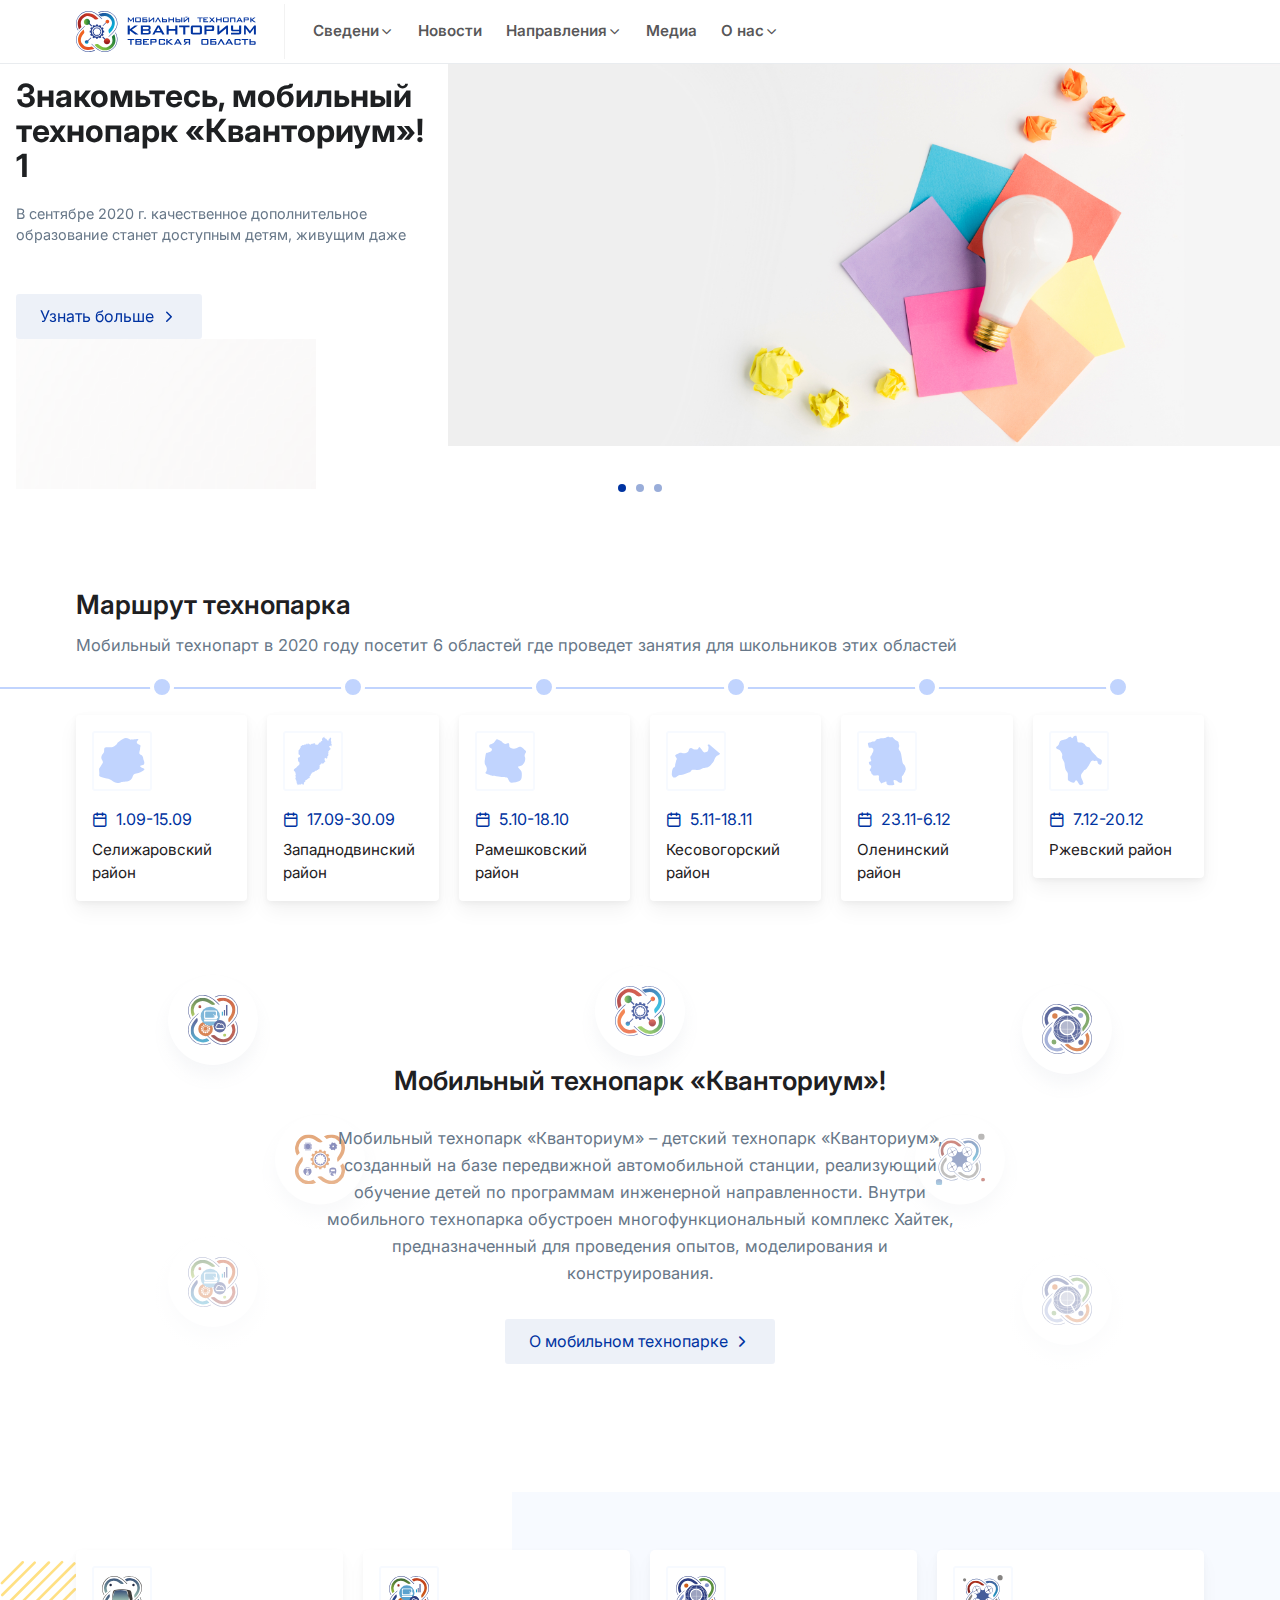
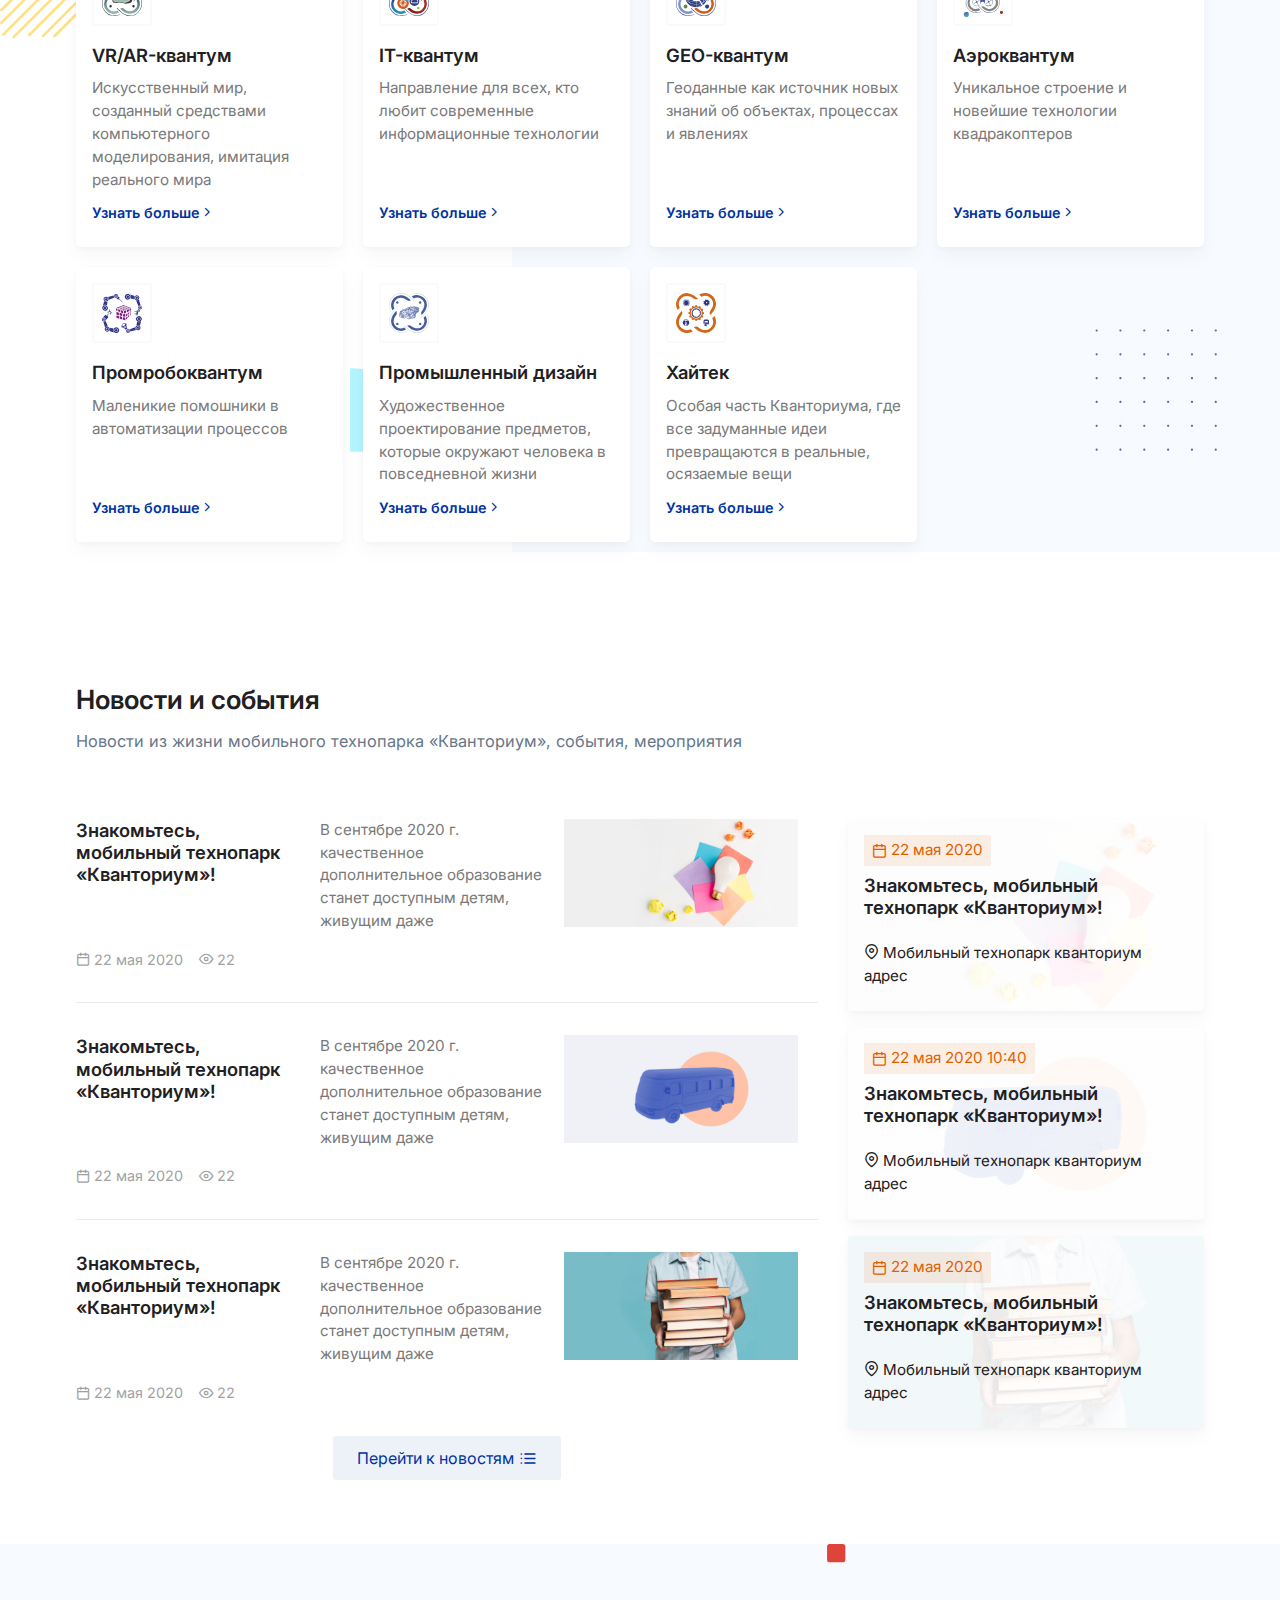
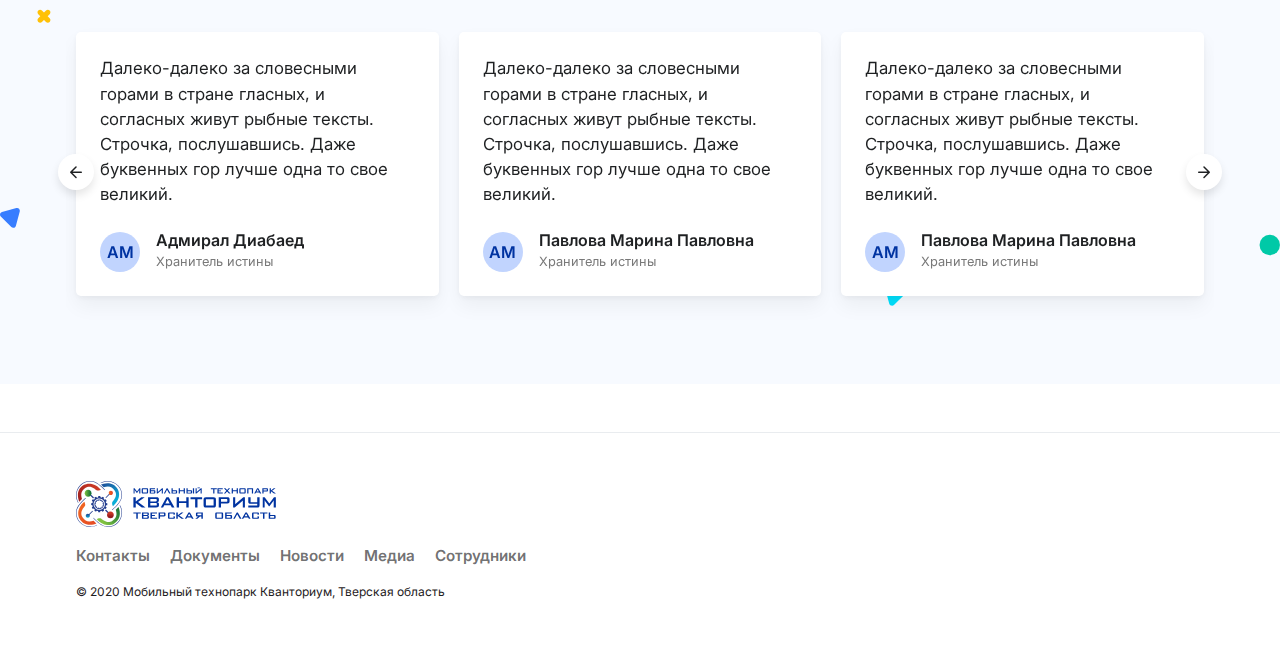
<file: index.html>
<!DOCTYPE html>
<html lang="en">
<head>
	<meta charset="UTF-8">
	<meta name="viewport" content="width=device-width, initial-scale=1.0">
	<link rel="stylesheet" href="./css/nuled.css">
	<link rel="stylesheet" href="./css/grid.css">
	<link rel="stylesheet" href="./css/style.css">
	<link rel="stylesheet" href="./css/feather.css">
	<link href="https://fonts.googleapis.com/css2?family=Inter:wght@400;600;800&display=swap" rel="stylesheet">

	<title>mobile.kvantorium</title>
</head>
<body>
<div class="overlay"></div>
<header class="header">
	<div class="container">
		<div class="row">
			<div class="header-inner">
				<div class="header-links">
					<div class="nav-wrapper c-s">
			<a href="#" class="site-logo c-c">
				<img src="./img/mob-kvantorium.svg" alt="">
			</a>
			<nav class="navigation">
				<ul class="nav-container">
					<li class="nav-link has-child"><a href="#">Сведени<div class="child-list-icon c-c"><i class="feather-chevron-down"></i></div></a>
					<ul class="child-list">
						<li class="nav-link"><a href="#">Основные сведения</a></li>
						<li class="nav-link"><a href="#">Структура и органы управления</a></li>
						<li class="nav-link"><a href="#">Документы</a></li>
						<li class="nav-link"><a href="#">Образование</a></li>
						<li class="nav-link"><a href="#">Образовательные стандарты</a></li>
						<li class="nav-link"><a href="#">Руководство. Педагогический состав</a></li>
						<li class="nav-link"><a href="#">Материально-техническое обеспечение</a></li>
						<li class="nav-link"><a href="#">Стипендии и иные формы поощрения</a></li>
						<li class="nav-link"><a href="#">Платные образовательные услуги</a></li>
						<li class="nav-link"><a href="#">Финансово-хозяйственная деятельность</a></li>
						<li class="nav-link"><a href="#">Вакантные места</a></li>
					</ul>
					</li>
					<li class="nav-link"><a href="#">Новости</a></li>
					<li class="nav-link has-child"><a href="#">Направления<div class="child-list-icon c-c"><i class="feather-chevron-down"></i></div></a>
						<ul class="child-list">
							<li class="nav-link"><a href="#">VR/AR-квантум</a></li>
							<li class="nav-link"><a href="#">IT-квантум</a></li>
							<li class="nav-link"><a href="#">Геоквантум</a></li>
							<li class="nav-link"><a href="#">Аэроквантум</a></li>
							<li class="nav-link"><a href="#">Промробоквантум</a></li>
							<li class="nav-link"><a href="#">Промышленный дизайн</a></li>
							<li class="nav-link"><a href="#">Хайтек</a></li>
						</ul></li>
						<li class="nav-link"><a href="#">Медиа</a></li>
						<li class="nav-link has-child"><a href="#">О нас<div class="child-list-icon c-c"><i class="feather-chevron-down"></i></div></a>
							<ul class="child-list">
								<li class="nav-link"><a href="#">Сотрудники</a></li>
								<li class="nav-link"><a href="#">Контакты</a></li>
								<li class="nav-link"><a href="#">Наша гордость</a></li>
							</ul>
						</li>
				</ul>
			</nav>
		</div>
		<div class="mobile-icon">
			<svg class="ham hamRotate ham1" viewBox="0 0 100 100" >
				<path class="line top" d="m 30,33 h 40 c 0,0 9.044436,-0.654587 9.044436,-8.508902 0,-7.854315 -8.024349,-11.958003 -14.89975,-10.85914 -6.875401,1.098863 -13.637059,4.171617 -13.637059,16.368042 v 40"></path>
				<path class="line middle" d="m 30,50 h 40"></path>
				<path class="line bottom" d="m 30,67 h 40 c 12.796276,0 15.357889,-11.717785 15.357889,-26.851538 0,-15.133752 -4.786586,-27.274118 -16.667516,-27.274118 -11.88093,0 -18.499247,6.994427 -18.435284,17.125656 l 0.252538,40"></path>
				</svg>
		</div>
		</div>

	</div>
	</div>
</header>
<section class="hero">
	<div class="container-fluid container-custom">
<div class="slider-wrapper">
		<div class="slider-container">
			<div class="slider-slides">
				<div class="slider-text-block">
					<h1 class="slider-text-block--title">
						Знакомьтесь, мобильный технопарк «Кванториум»! 1
					</h1>
					<p class="slider-text-block--descr">
						В сентябре 2020 г. качественное дополнительное образование станет доступным детям, живущим даже
					</p>
					<a href="#" class="c-link slider-text-block--link c-s">Узнать больше <i class="feather-chevron-right"></i></a>
					<svg xmlns="http://www.w3.org/2000/svg" aria-hidden="true"><defs><filter id="blur"><feGaussianBlur stdDeviation="5000"></feGaussianBlur></filter></defs><image aria-hidden="true" tabindex="-1" xmlns:xlink="http://www.w3.org/1999/xlink" xlink:href="./img/slider-slide-1.jpg" filter="url(#blur)"></image></svg>
				</div>
				<div class="slider-img">
<img src="./img/slider-slide-1.jpg" alt="">
</div>
			</div>

			<div class="slider-slides hide-init">
				<div class="slider-text-block">
					<h1 class="slider-text-block--title">
						Знакомьтесь, мобильный технопарк «Кванториум»! 2
					</h1>
					<p class="slider-text-block--descr">
						В сентябре 2020 г. качественное дополнительное образование станет доступным детям, живущим даже
					</p>
					<a href="#" class="c-link slider-text-block--link c-s">Узнать больше <i class="feather-chevron-right"></i></a>
					<svg xmlns="http://www.w3.org/2000/svg" aria-hidden="true"><defs><filter id="blur"><feGaussianBlur stdDeviation="5000"></feGaussianBlur></filter></defs><image aria-hidden="true" tabindex="-1" xmlns:xlink="http://www.w3.org/1999/xlink" xlink:href="./img/slider-slide-3.jpg" filter="url(#blur)"></image></svg>
				</div>
				<div class="slider-img">
				<img src="./img/slider-slide-3.jpg" alt="">
			</div>
							</div>

							<div class="slider-slides hide-init">
								<div class="slider-text-block">
									<h1 class="slider-text-block--title">
										Знакомьтесь, мобильный технопарк «Кванториум»! 3
									</h1>
									<p class="slider-text-block--descr">
										В сентябре 2020 г. качественное дополнительное образование станет доступным детям, живущим даже 
									</p>
									<a href="#" class="c-link slider-text-block--link c-s">Узнать больше <i class="feather-chevron-right"></i></a>
									<svg xmlns="http://www.w3.org/2000/svg" aria-hidden="true"><defs><filter id="blur"><feGaussianBlur stdDeviation="800"></feGaussianBlur></filter></defs><image class="full-scale" aria-hidden="true" tabindex="-1" xmlns:xlink="http://www.w3.org/1999/xlink" xlink:href="./img/slider-slide-2.jpg" filter="url(#blur)"></image></svg>
								</div>
								<div class="slider-img">
								<img src="./img/slider-slide-2.jpg" alt="">
							</div>
											</div>
		</div>
		<div class="slider-next hero-next c-c"><i class="feather-arrow-right"></i></div>
		<div class="slider-prev hero-prev c-c"><i class="feather-arrow-left"></i></div>
	</div>
</div>
</section>
<section class="road">
	<div class="container">
		<h2 class="block-title road--title">Маршрут технопарка</h2>
		<p class="p-descr road--descr">
			Мобильный технопарт в 2020 году посетит 6 областей где проведет занятия для школьников этих областей
		</p>

	<div class="road-container" >

		<div class="road-card">
			<div class="truck-line c-c">
				<div class="truck-line--border"></div>
				<div class="truck-line-dot">
				</div>
			</div>
		<div class="road-card-inner">
			<div class="road-card-icon c-c">
				<img src="./img/road/selizharovo.svg" alt="">
			</div>
			<div class="road-card-data c-s"><i class="feather-calendar"></i>1.09-15.09</div>
			<div class="read-card-title">Селижаровский район</div>
		</div>
	</div>
	<div class="road-card">
		<div class="truck-line c-c">
			<div class="truck-line--border"></div>
			<div class="truck-line-dot">
			</div>
		</div>
		<div class="road-card-inner">
			<div class="road-card-icon c-c">
				<img src="./img/road/zapdvina.svg" alt="">
			</div>
			<div class="road-card-data c-s"><i class="feather-calendar"></i>17.09-30.09</div>
			<div class="read-card-title">Западно&shy;двинский район</div>
		</div>
	</div>
	<div class="road-card">
		<div class="truck-line c-c">
			<div class="truck-line--border"></div>
			<div class="truck-line-dot">
			</div>
		</div>
		<div class="road-card-inner">
			<div class="road-card-icon c-c">
				<img src="./img/road/rameshki.svg" alt="">
			</div>
			<div class="road-card-data c-s"><i class="feather-calendar"></i>5.10-18.10</div>
			<div class="read-card-title">Рамешковский район</div>
		</div>
	</div>
	<div class="road-card">
		<div class="truck-line c-c">
			<div class="truck-line--border"></div>
			<div class="truck-line-dot">
			</div>
		</div>
		<div class="road-card-inner">
			<div class="road-card-icon c-c">
				<img src="./img/road/kesova_gora.svg" alt="">
			</div>
			<div class="road-card-data c-s"><i class="feather-calendar"></i>5.11-18.11</div>
			<div class="read-card-title">Кесовогорский район</div>
		</div>
	</div>
	<div class="road-card">
		<div class="truck-line c-c">
			<div class="truck-line--border"></div>
			<div class="truck-line-dot">
			</div>
		</div>
		<div class="road-card-inner">
			<div class="road-card-icon c-c">
				<img src="./img/road/olenino.svg" alt="">
			</div>
			<div class="road-card-data c-s"><i class="feather-calendar"></i>23.11-6.12</div>
			<div class="read-card-title">Оленинский район</div>
		</div>
	</div>
	<div class="road-card">
		<div class="truck-line c-c">
			<div class="truck-line--border"></div>
			<div class="truck-line-dot">
			</div>
		</div>
		<div class="road-card-inner">
			<div class="road-card-icon c-c">
				<img src="./img/road/rzhev.svg" alt="">
			</div>
			<div class="road-card-data c-s"><i class="feather-calendar"></i>7.12-20.12</div>
			<div class="read-card-title">Ржевский район</div>
		</div>
	</div>

</div>
</section>

<section class="about">
	<div class="container">
		<div class="row c-c">
			<div class="c-12 c-md-10 c-lg-7">
				<h2 class="block-title about--title">Мобильный технопарк «Кванториум»!
				</h2>
				<p class="p-descr about--descr">
					Мобильный технопарк «Кванториум» – детский технопарк «Кванториум», созданный на базе передвижной автомобильной станции, реализующий обучение детей по программам инженерной направленности. 
					Внутри мобильного технопарка обустроен многофункциональный комплекс Хайтек, предназначенный для проведения опытов, моделирования и конструирования. 
				</p>
				<div class="about--links c-c">
					<a href="#" class="c-link about-linc c-s">О мобильном технопарке <i class="feather-chevron-right"></i></a>
				</div>
				
			</div>
		</div>
	</div>
	<div class="logos-anim-block">
		<div class="logos-line-1">
			<div class="c-4 c-c">
			<div class="logos-anim-img c-c">
				<img src="./img/qu-logo/it-qu.svg" alt="">
			</div>
			</div>
			<div class="c-4 c-c">
			<div class="logos-anim-img c-c">
				<img src="./img/quant-logo.svg" alt="">
			</div>
			</div>
			<div class="c-4 c-c">
			<div class="logos-anim-img c-c">
				<img src="./img/qu-logo/geo-qu.svg" alt="">
			</div>
			</div>
		</div>

		<div class="logos-line-2">
			<div class="c-6 c-c">
			<div class="logos-anim-img c-c">
				<img src="./img/qu-logo/hi-tech-qu.svg" alt="">
			</div>
			</div>
			<div class="c-6 c-c">
			<div class="logos-anim-img c-c">
				<img src="./img/qu-logo/aero-qu.svg" alt="">
			</div>
			</div>
		</div>

		<div class="logos-line-3">
			<div class="c-4 c-c">
			<div class="logos-anim-img c-c">
				<img src="./img/qu-logo/it-qu.svg" alt="">
			</div>
			</div>
			<div class="c-4 c-c">
			<div class="logos-anim-img c-c">
				<img src="./img/qu-logo/geo-qu.svg" alt="">
			</div>
			</div>
		</div>
	</div>
	<div class="anim-overlay"></div>
</section>


<section class="quantums-block">
	<div class="container">
		<div class="row">
			<div class="c-12">
				<div class="quantums">
					<div class="quantum-wrapper">
					<a class="quantum">
						<div class="quntum-logo c-c">
							<img src="./img/qu-logo/vr-qu.svg" alt="">
						</div>
						<h3 class="quantums-slide-title">
							VR/AR-квантум
						</h3>
						<p class="quantums-slide-descr">
							Искусственный мир, созданный средствами компьютерного моделирования, имитация реального мира
						</p>
						<span class="quantums-slide-more c-s">Узнать больше <i class="feather-chevron-right"></i></span>

							<img class="quantum-anim-logo" src="./img/qu-logo/vr-qu.svg" alt="">
					</a>
				</div>
<div class="quantum-wrapper">
					<a class="quantum">
						<div class="quntum-logo c-c">
							<img src="./img/qu-logo/it-qu.svg" alt="">
						</div>
						<h3 class="quantums-slide-title">
							IT-квантум
						</h3>
						<p class="quantums-slide-descr">
							Направление для всех, кто любит современные информационные технологии
						</p>
						<span class="quantums-slide-more c-s">Узнать больше <i class="feather-chevron-right"></i></span>
						<img class="quantum-anim-logo" src="./img/qu-logo/it-qu.svg" alt="">
					</a>
				</div>
<div class="quantum-wrapper">
					<a class="quantum">
						<div class="quntum-logo c-c">
							<img src="./img/qu-logo/geo-qu.svg" alt="">
						</div>
						<h3 class="quantums-slide-title">
							GEO-квантум
						</h3>
						<p class="quantums-slide-descr">
							Геоданные как источник новых знаний об объектах, процессах и явлениях
						</p>
						<span class="quantums-slide-more c-s">Узнать больше <i class="feather-chevron-right"></i></span>
						<img class="quantum-anim-logo" src="./img/qu-logo/geo-qu.svg" alt="">
					</a>
				</div>
<div class="quantum-wrapper">
					<a class="quantum">
						<div class="quntum-logo c-c">
							<img src="./img/qu-logo/aero-qu.svg" alt="">
						</div>
						<h3 class="quantums-slide-title">
							Аэроквантум
						</h3>
						<p class="quantums-slide-descr">
							Уникальное строение и новейшие технологии квадракоптеров
						</p>
						<span class="quantums-slide-more c-s">Узнать больше <i class="feather-chevron-right"></i></span>
						<img class="quantum-anim-logo" src="./img/qu-logo/aero-qu.svg" alt="">
					</a>
				</div>
					<div class="quantum-wrapper">
					<a class="quantum">
						<div class="quntum-logo c-c">
							<img src="./img/qu-logo/robo-qu.svg" alt="">
						</div>
						<h3 class="quantums-slide-title">
						Промробоквантум
						</h3>
						<p class="quantums-slide-descr">
							Маленикие помошники в автоматизации процессов
						</p>
						<span class="quantums-slide-more c-s">Узнать больше <i class="feather-chevron-right"></i></span>
						<img class="quantum-anim-logo" src="./img/qu-logo/robo-qu.svg" alt="">
					</a>
				</div>
<div class="quantum-wrapper">
					<a class="quantum">
						<div class="quntum-logo c-c">
							<img src="./img/qu-logo/promd-d-qu.svg" alt="">
						</div>
						<h3 class="quantums-slide-title">
							Промышленный дизайн
						</h3>
						<p class="quantums-slide-descr">
							Художественное проектирование предметов, которые окружают человека в повседневной жизни
						</p>
						<span class="quantums-slide-more c-s">Узнать больше <i class="feather-chevron-right"></i></span>
						<img class="quantum-anim-logo" src="./img/qu-logo/promd-d-qu.svg" alt="">
					</a>
				</div>
<div class="quantum-wrapper">
					<a class="quantum">
						<div class="quntum-logo c-c">
							<img src="./img/qu-logo/hi-tech-qu.svg" alt="">
						</div>
						<h3 class="quantums-slide-title">
							Хайтек
						</h3>
						<p class="quantums-slide-descr">
							Особая часть Кванториума, где все задуманные идеи превращаются в реальные, осязаемые вещи
						</p>
						<span class="quantums-slide-more c-s">Узнать больше <i class="feather-chevron-right"></i></span>
						<img class="quantum-anim-logo" src="./img/qu-logo/hi-tech-qu.svg" alt="">
					</a>
				</div>
				</div>
			</div>
		</div>
	</div>

</section>

<section class="news">
	<div class="container">
		<div class="news-hero">
			<h2 class="block-title news--title">Новости и события</h2>
			<div class="row">
				<div class="c-lg-8">
					<p class="p-descr">
					Новости из жизни мобильного технопарка «Кванториум», события, мероприятия 
					</p>
				</div>
		</div>

		</div>
		<div class="row">
			<div class="c-8">
				<article class="single-news">
				<div class="news-line">
					<a href="#" class="news-link"></a>
					<div class="news-data">
						<div class="news-header">
							<h2 class="news-title">	
						Знакомьтесь, мобильный технопарк «Кванториум»!
							</h2>
						</div>
						<div class="news-expect">
							<p class="news-expec--descr">
						В сентябре 2020 г. качественное дополнительное образование станет доступным детям, живущим даже
							</p>
						</div>
						<div class="post-meta">
							<div class="post-meta--data c-s"><i class="feather-calendar"></i>22 мая 2020</div>
							<div class="post-meta--views c-s"><i class="feather-eye"></i>22</div>
						</div>
					</div>
					<div class="news-thumbnail">
						<img src="./img/slider-slide-1.jpg" alt="">
					</div>
				</div>
			</article>

			<article class="single-news">
				<div class="news-line">
					<a href="#" class="news-link"></a>
					<div class="news-data">
						<div class="news-header">
							<h2 class="news-title">	
						Знакомьтесь, мобильный технопарк «Кванториум»!
							</h2>
						</div>
						<div class="news-expect">
							<p class="news-expec--descr">
						В сентябре 2020 г. качественное дополнительное образование станет доступным детям, живущим даже
							</p>
						</div>
						<div class="post-meta">
							<div class="post-meta--data c-s"><i class="feather-calendar"></i>22 мая 2020</div>
							<div class="post-meta--views c-s"><i class="feather-eye"></i>22</div>
						</div>
					</div>
					<div class="news-thumbnail">
						<img src="./img/slider-slide-3.jpg" alt="">
					</div>
				</div>
			</article>

<article class="single-news">
				<div class="news-line">
					<a href="#" class="news-link"></a>
					<div class="news-data">
						<div class="news-header">
							<h2 class="news-title">	
						Знакомьтесь, мобильный технопарк «Кванториум»!
							</h2>
						</div>
						<div class="news-expect">
							<p class="news-expec--descr">
						В сентябре 2020 г. качественное дополнительное образование станет доступным детям, живущим даже
							</p>
						</div>
						<div class="post-meta">
							<div class="post-meta--data c-s"><i class="feather-calendar"></i>22 мая 2020</div>
							<div class="post-meta--views c-s"><i class="feather-eye"></i>22</div>
						</div>
					</div>
					<div class="news-thumbnail">
						<img src="./img/slider-slide-2.jpg" alt="">
					</div>
				</div>
			</article>

			<div class="all-news--links c-c">
				<a href="#" class="c-link all-news-link c-s">Перейти к новостям<i class="feather-list"></i></a>
			</div>

			</div>
			<div class="c-4">
				<div class="events">
					<div class="event" style="background-image:linear-gradient(to bottom,rgba(255,255,255,0.9) 0,rgba(255,255,255,0.9) 100%),url('./img/slider-slide-1.jpg');">
						<a href="#" class="event-link"></a>
						<div class="event-data">
							<span class="event-data--time c-s"><i class="feather-calendar"></i>22 мая 2020</span>
						</div>
						<h2 class="event-title">Знакомьтесь, мобильный технопарк «Кванториум»!</h2>
						<div class="event-data">
							<span class="event-data--place s-s"><i class="feather-map-pin"></i>Мобильный технопарк кванториум адрес</span>
						</div>
					</div>

					<div class="event" style="background-image:linear-gradient(to bottom,rgba(255,255,255,0.9) 0,rgba(255,255,255,0.9) 100%),url('./img/slider-slide-3.jpg');">
						<a href="#" class="event-link"></a>
						<div class="event-data">
							<span class="event-data--time c-s"><i class="feather-calendar"></i>22 мая 2020 10:40</span>
						</div>
						<h2 class="event-title">Знакомьтесь, мобильный технопарк «Кванториум»!</h2>
						<div class="event-data">
							<span class="event-data--place s-s"><i class="feather-map-pin"></i>Мобильный технопарк кванториум адрес</span>
						</div>
					</div>

					<div class="event" style="background-image:linear-gradient(to bottom,rgba(255,255,255,0.9) 0,rgba(255,255,255,0.9) 100%),url('./img/slider-slide-2.jpg');">
						<a href="#" class="event-link"></a>
						<div class="event-data">
							<span class="event-data--time c-s"><i class="feather-calendar"></i>22 мая 2020</span>
						</div>
						<h2 class="event-title">Знакомьтесь, мобильный технопарк «Кванториум»!</h2>
						<div class="event-data">
							<span class="event-data--place s-s"><i class="feather-map-pin"></i>Мобильный технопарк кванториум адрес</span>
						</div>
					</div>
				</div>
			</div>
		</div>
	</div>
</section>




<section class="testimonials">
	<div class="container">
		<div class="testimonial-slider-wrapper">
		<div class="testimonial-slider">
			<div class="testimonial-slide">
				<div class="testimonial-inner">

					<div class="testimonial-text">Далеко-далеко за словесными горами в стране гласных, и согласных живут рыбные тексты. Строчка, послушавшись. Даже буквенных гор лучше одна то свое великий.</div>
					<div class="testimonial-user c-s">
						<div class="user--icon c-c">
							AM
						</div>
						<div class="user--descr">
							<div class="user--name">Адмирал Диабаед</div>
							<div class="user-role">Хранитель истины</div>
						</div>
					</div>
				</div>
			</div>
			<div class="testimonial-slide">
				<div class="testimonial-inner">

					<div class="testimonial-text">Далеко-далеко за словесными горами в стране гласных, и согласных живут рыбные тексты. Строчка, послушавшись. Даже буквенных гор лучше одна то свое великий.</div>
					<div class="testimonial-user c-s">
						<div class="user--icon c-c">
							AM
						</div>
						<div class="user--descr">
							<div class="user--name">Павлова Марина Павловна</div>
							<div class="user-role">Хранитель истины</div>
						</div>
					</div>
				</div>
			</div>
			<div class="testimonial-slide">
				<div class="testimonial-inner">

					<div class="testimonial-text">Далеко-далеко за словесными горами в стране гласных, и согласных живут рыбные тексты. Строчка, послушавшись. Даже буквенных гор лучше одна то свое великий.</div>
					<div class="testimonial-user c-s">
						<div class="user--icon c-c">
							AM
						</div>
						<div class="user--descr">
							<div class="user--name">Павлова Марина Павловна</div>
							<div class="user-role">Хранитель истины</div>
						</div>
					</div>
				</div>
			</div>

			<div class="testimonial-slide">
				<div class="testimonial-inner">

					<div class="testimonial-text">Далеко-далеко за словесными горами в стране гласных, и согласных живут рыбные тексты. Строчка, послушавшись. Даже буквенных гор лучше одна то свое великий.</div>
					<div class="testimonial-user c-s">
						<div class="user--icon c-c">
							AM
						</div>
						<div class="user--descr">
							<div class="user--name">Павлова Марина Павловна</div>
							<div class="user-role">Хранитель истины</div>
						</div>
					</div>
				</div>
			</div>

			<div class="testimonial-slide">
				<a href="" class="testimonial-inner all-testimonial">
					<div class="read-all-testimonial c-c">
						<div class="all-testimonial--icon c-c">
							<i class="feather-message-circle"></i>
						</div>
<p class="all-testimonial-title">Еще отзывы о мобильном технопарке</p>
					</div>
				</a>
			</div>
		</div>
		<div class="slider-next testimonials-next c-c"><i class="feather-arrow-right"></i></div>
		<div class="slider-prev testimonials-prev c-c"><i class="feather-arrow-left"></i></div>

	</div>
</div>
</section>


<footer class="footer">
	<div class="container">
		<div class="row">
			<div class="footer-wrapper">
				<div class="c-12">
					<div class="footer-content">
						<div class="footer-logo-container">
						<a href="#" class="footer-logo">
							<img src="./img/mob-kvantorium.svg" alt="">
						</a>
					</div>
						<div class="footer-share">
							<script src="https://yastatic.net/es5-shims/0.0.2/es5-shims.min.js"></script>
							<script src="https://yastatic.net/share2/share.js"></script>
							<div class="ya-share2" data-size="m" data-services="vkontakte,facebook,odnoklassniki,twitter"></div>
						</div>
						<div class="footer-menu-links">
							<a href="" class="footer-menu-link">Контакты</a>
							<a href="" class="footer-menu-link">Документы</a>
							<a href="" class="footer-menu-link">Новости</a>
							<a href="" class="footer-menu-link">Медиа</a>
							<a href="" class="footer-menu-link">Сотрудники</a>
						</div>
						<div class="footer-copyright">
							© 2020 Мобильный технопарк Кванториум, Тверская область
						</div>
					</div>
				</div>
			</div>
		</div>
	</div>
</footer>


	<script src="./js/jq.js"></script>	
	<script src="./js/slider.js"></script>
	<script src="./js/script.js"></script>
</body>
</html>
</file>
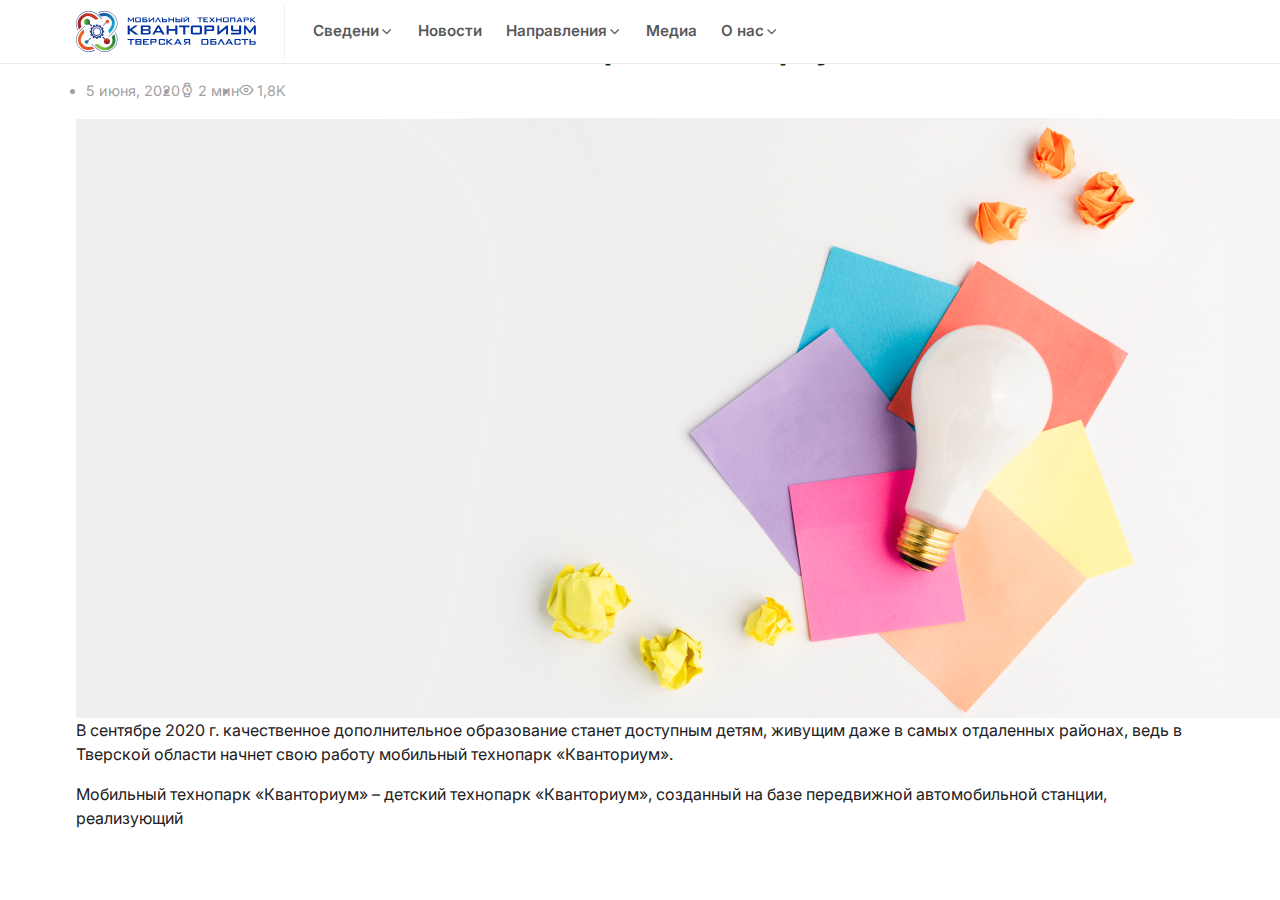
<file: single.html>
<!DOCTYPE html>
<html lang="en">
<head>
	<meta charset="UTF-8">
	<meta name="viewport" content="width=device-width, initial-scale=1.0">
	<link rel="stylesheet" href="./css/nuled.css">
	<link rel="stylesheet" href="./css/grid.css">
	<link rel="stylesheet" href="./css/style.css">
	<link rel="stylesheet" href="./css/feather.css">
	<link href="https://fonts.googleapis.com/css2?family=Inter:wght@400;600;800&display=swap" rel="stylesheet">

	<title>mobile.kvantorium</title>
</head>
<body>
<div class="overlay"></div>
<header class="header">
	<div class="container">
		<div class="row">
			<div class="header-inner">
				<div class="header-links">
					<div class="nav-wrapper c-s">
			<a href="#" class="site-logo c-c">
				<img src="./img/mob-kvantorium.svg" alt="">
			</a>
			<nav class="navigation">
				<ul class="nav-container">
					<li class="nav-link has-child"><a href="#">Сведени<div class="child-list-icon c-c"><i class="feather-chevron-down"></i></div></a>
					<ul class="child-list">
						<li class="nav-link"><a href="#">Основные сведения</a></li>
						<li class="nav-link"><a href="#">Структура и органы управления</a></li>
						<li class="nav-link"><a href="#">Документы</a></li>
						<li class="nav-link"><a href="#">Образование</a></li>
						<li class="nav-link"><a href="#">Образовательные стандарты</a></li>
						<li class="nav-link"><a href="#">Руководство. Педагогический состав</a></li>
						<li class="nav-link"><a href="#">Материально-техническое обеспечение</a></li>
						<li class="nav-link"><a href="#">Стипендии и иные формы поощрения</a></li>
						<li class="nav-link"><a href="#">Платные образовательные услуги</a></li>
						<li class="nav-link"><a href="#">Финансово-хозяйственная деятельность</a></li>
						<li class="nav-link"><a href="#">Вакантные места</a></li>
					</ul>
					</li>
					<li class="nav-link"><a href="#">Новости</a></li>
					<li class="nav-link has-child"><a href="#">Направления<div class="child-list-icon c-c"><i class="feather-chevron-down"></i></div></a>
						<ul class="child-list">
							<li class="nav-link"><a href="#">VR/AR-квантум</a></li>
							<li class="nav-link"><a href="#">IT-квантум</a></li>
							<li class="nav-link"><a href="#">Геоквантум</a></li>
							<li class="nav-link"><a href="#">Аэроквантум</a></li>
							<li class="nav-link"><a href="#">Промробоквантум</a></li>
							<li class="nav-link"><a href="#">Промышленный дизайн</a></li>
							<li class="nav-link"><a href="#">Хайтек</a></li>
						</ul></li>
						<li class="nav-link"><a href="#">Медиа</a></li>
						<li class="nav-link has-child"><a href="#">О нас<div class="child-list-icon c-c"><i class="feather-chevron-down"></i></div></a>
							<ul class="child-list">
								<li class="nav-link"><a href="#">Сотрудники</a></li>
								<li class="nav-link"><a href="#">Контакты</a></li>
								<li class="nav-link"><a href="#">Наша гордость</a></li>
							</ul>
						</li>
				</ul>
			</nav>
		</div>
		<div class="mobile-icon">
			<svg class="ham hamRotate ham1" viewBox="0 0 100 100" >
				<path class="line top" d="m 30,33 h 40 c 0,0 9.044436,-0.654587 9.044436,-8.508902 0,-7.854315 -8.024349,-11.958003 -14.89975,-10.85914 -6.875401,1.098863 -13.637059,4.171617 -13.637059,16.368042 v 40"></path>
				<path class="line middle" d="m 30,50 h 40"></path>
				<path class="line bottom" d="m 30,67 h 40 c 12.796276,0 15.357889,-11.717785 15.357889,-26.851538 0,-15.133752 -4.786586,-27.274118 -16.667516,-27.274118 -11.88093,0 -18.499247,6.994427 -18.435284,17.125656 l 0.252538,40"></path>
				</svg>
		</div>
		</div>

	</div>
	</div>
</header>

<div class="container entry-content">
	<div class="row">
		<div class="c-12">
			<div class="entry-headline">
			<div class="entry-meta">
				<div class="meta-category">Новости</div></div>
				<h1 class="entry-title">Знакомьтесь, мобильный технопарк «Кванториум»!</h1>
				<div class="entry-meta-details">
					<ul class="post-meta c-s">
						<li class="meta-date">5 июня, 2020</li>
						<li class="meta-reading-time"><i class="feather-watch"></i>2 мин</li>
						<li class="meta-views"><i class="feather-eye"></i>1,8K </li>
					</ul>
				</div>
			</div>
			<div class="entry-container">
				<div class="entry-img"><img src="./img/slider-slide-1.jpg" alt=""></div>

<p>
	В сентябре 2020 г. качественное дополнительное образование станет доступным детям, живущим даже в самых отдаленных районах, ведь в Тверской области начнет свою работу мобильный технопарк «Кванториум».
</p>
<p>Мобильный технопарк «Кванториум» – детский технопарк «Кванториум», созданный на базе передвижной автомобильной станции, реализующий</p>


			</div>
		</div>
	</div>
</div>


	<script src="./js/jq.js"></script>	
	<script src="./js/slider.js"></script>
	<script src="./js/script.js"></script>
</body>
</html>
</file>
<file: css/nuled.css>
*,::after,::before{box-sizing:border-box}html{font-family:'Inter',sans-serif;line-height:1.15;-webkit-text-size-adjust:100%;-ms-text-size-adjust:100%;font-size:16px;-ms-overflow-style:scrollbar;-webkit-tap-highlight-color:transparent}@-ms-viewport{width:device-width}article,aside,dialog,figcaption,figure,footer,header,hgroup,main,nav,section{display:block}body{margin:0;font-family:'Inter',-apple-system,BlinkMacSystemFont,"Segoe UI",Roboto,"Helvetica Neue",Arial,sans-serif,"Apple Color Emoji","Segoe UI Emoji","Segoe UI Symbol";font-size:1rem;font-weight:400;line-height:1.5;color:#1e2022;text-align:left;background-color:#fff}[tabindex="-1"]:focus{outline:0!important}hr{box-sizing:content-box;height:0;overflow:visible}h1,h2,h3,h4,h5,h6{margin-top:0;margin-bottom:.5rem}p{margin-top:0;margin-bottom:1rem}abbr[data-original-title],abbr[title]{text-decoration:underline;-webkit-text-decoration:underline dotted;text-decoration:underline dotted;cursor:help;border-bottom:0}address{margin-bottom:1rem;font-style:normal;line-height:inherit}dl,ol,ul{margin-top:0;margin-bottom:1rem}ol ol,ol ul,ul ol,ul ul{margin-bottom:0}dt{font-weight:700}dd{margin-bottom:.5rem;margin-left:0}blockquote{margin:0 0 1rem}dfn{font-style:italic}b,strong{font-weight:bolder}small{font-size:80%}sub,sup{position:relative;font-size:75%;line-height:0;vertical-align:baseline}sub{bottom:-.25em}sup{top:-.5em}a{color:#0033a1;text-decoration:none;background-color:transparent;-webkit-text-decoration-skip:objects}a:hover{color:#460173;}a:not([href]):not([tabindex]){color:inherit;text-decoration:none}a:not([href]):not([tabindex]):focus,a:not([href]):not([tabindex]):hover{color:inherit;text-decoration:none}a:not([href]):not([tabindex]):focus{outline:0}code,kbd,pre,samp{font-family:monospace,monospace;font-size:1em}pre{margin-top:0;margin-bottom:1rem;overflow:auto;-ms-overflow-style:scrollbar}figure{margin:0 0 1rem}img{vertical-align:middle;border-style:none}svg:not(:root){overflow:hidden}table{border-collapse:collapse}caption{padding-top:.75rem;padding-bottom:.75rem;color:#6c757d;text-align:left;caption-side:bottom}th{text-align:inherit}label{display:inline-block;margin-bottom:.5rem}button{border-radius:0}button:focus{outline:1px dotted;outline:5px auto -webkit-focus-ring-color}button,input,optgroup,select,textarea{margin:0;font-family:inherit;font-size:inherit;line-height:inherit}button,input{overflow:visible}button,select{text-transform:none}[type=reset],[type=submit],button,html [type=button]{-webkit-appearance:button}[type=button]::-moz-focus-inner,[type=reset]::-moz-focus-inner,[type=submit]::-moz-focus-inner,button::-moz-focus-inner{padding:0;border-style:none}input[type=checkbox],input[type=radio]{box-sizing:border-box;padding:0}input[type=date],input[type=datetime-local],input[type=month],input[type=time]{-webkit-appearance:listbox}textarea{overflow:auto;resize:vertical}fieldset{min-width:0;padding:0;margin:0;border:0}legend{display:block;width:100%;max-width:100%;padding:0;margin-bottom:.5rem;font-size:1.5rem;line-height:inherit;color:inherit;white-space:normal}progress{vertical-align:baseline}[type=number]::-webkit-inner-spin-button,[type=number]::-webkit-outer-spin-button{height:auto}[type=search]{outline-offset:-2px;-webkit-appearance:none}[type=search]::-webkit-search-cancel-button,[type=search]::-webkit-search-decoration{-webkit-appearance:none}::-webkit-file-upload-button{font:inherit;-webkit-appearance:button}output{display:inline-block}summary{display:list-item;cursor:pointer}template{display:none}[hidden]{display:none!important}
</file>
<file: css/grid.css>
.container {
  width: 100%;
  padding-right: 15px;
  padding-left: 15px;
  margin-right: auto;
  margin-left: auto;
}





.container-fluid, .container-sm, .container-md, .container-lg, .container-xl {
  width: 100%;
  padding-right: 0px;
  padding-left: 0px;
  margin-right: auto;
  margin-left: auto;
}





@media (min-width: 1200px){
	.container {
    max-width: 1180px;
}
}
@media (min-width: 1300px){
	.container {
		max-width: 1248px;
		}
	}
@media (min-width: 1480px){
.container {
	max-width: 1456px;
	}
}

/* container */

.container {
  padding-left: 20px;
  padding-right: 20px;
  min-width: 1024px
}

@media (min-width:1200px) {
  .container {
      padding-left: 26px;
      padding-right: 26px
  }
}

@media (min-width:1300px) {
  .container {
      padding-left: 67px;
      padding-right: 67px
  }
}

@media (min-width:1480px) {
  .container {
      padding-left: 0;
      padding-right: 0;
      margin: 0 auto;
      width: 1420px
  }
}
@media(max-width:1044px){
  .container{
    width: 96%;
    min-width: auto;
  }
}
@media(max-width:664px){
  .container{
    width: 96%;
    min-width: auto;
    padding-left: 2%;
    padding-right: 2%;
  }
}



.row {
  display: -ms-flexbox;
  display: flex;
  -ms-flex-wrap: wrap;
  flex-wrap: wrap;
  margin-right: -15px;
  margin-left: -15px;
}

.no-gutters {
  margin-right: 0;
  margin-left: 0;
}

.no-gutters > .c,
.no-gutters > [class*="col-"] {
  padding-right: 0;
  padding-left: 0;
}

.c-1, .c-2, .c-3, .c-4, .c-5, .c-6, .c-7, .c-8, .c-9, .c-10, .c-11, .c-12, .c,
.c-auto, .c-sm-1, .c-sm-2, .c-sm-3, .c-sm-4, .c-sm-5, .c-sm-6, .c-sm-7, .c-sm-8, .c-sm-9, .c-sm-10, .c-sm-11, .c-sm-12, .c-sm,
.c-sm-auto, .c-md-1, .c-md-2, .c-md-3, .c-md-4, .c-md-5, .c-md-6, .c-md-7, .c-md-8, .c-md-9, .c-md-10, .c-md-11, .c-md-12, .c-md,
.c-md-auto, .c-lg-1, .c-lg-2, .c-lg-3, .c-lg-4, .c-lg-5, .c-lg-6, .c-lg-7, .c-lg-8, .c-lg-9, .c-lg-10, .c-lg-11, .c-lg-12, .c-lg,
.c-lg-auto, .c-xl-1, .c-xl-2, .c-xl-3, .c-xl-4, .c-xl-5, .c-xl-6, .c-xl-7, .c-xl-8, .c-xl-9, .c-xl-10, .c-xl-11, .c-xl-12, .c-xl,
.c-xl-auto {
  position: relative;
  width: 100%;
  padding-right: 15px;
  padding-left: 15px;
}

.c {
  -ms-flex-preferred-size: 0;
  flex-basis: 0;
  -ms-flex-positive: 1;
  flex-grow: 1;
  min-width: 0;
  max-width: 100%;
}

.row-cols-1 > * {
  -ms-flex: 0 0 100%;
  flex: 0 0 100%;
  max-width: 100%;
}

.row-cols-2 > * {
  -ms-flex: 0 0 50%;
  flex: 0 0 50%;
  max-width: 50%;
}

.row-cols-3 > * {
  -ms-flex: 0 0 33.333333%;
  flex: 0 0 33.333333%;
  max-width: 33.333333%;
}

.row-cols-4 > * {
  -ms-flex: 0 0 25%;
  flex: 0 0 25%;
  max-width: 25%;
}

.row-cols-5 > * {
  -ms-flex: 0 0 20%;
  flex: 0 0 20%;
  max-width: 20%;
}

.row-cols-6 > * {
  -ms-flex: 0 0 16.666667%;
  flex: 0 0 16.666667%;
  max-width: 16.666667%;
}

.c-auto {
  -ms-flex: 0 0 auto;
  flex: 0 0 auto;
  width: auto;
  max-width: 100%;
}

.c-1 {
  -ms-flex: 0 0 8.333333%;
  flex: 0 0 8.333333%;
  max-width: 8.333333%;
}

.c-2 {
  -ms-flex: 0 0 16.666667%;
  flex: 0 0 16.666667%;
  max-width: 16.666667%;
}

.c-3 {
  -ms-flex: 0 0 25%;
  flex: 0 0 25%;
  max-width: 25%;
}

.c-4 {
  -ms-flex: 0 0 33.333333%;
  flex: 0 0 33.333333%;
  max-width: 33.333333%;
}

.c-5 {
  -ms-flex: 0 0 41.666667%;
  flex: 0 0 41.666667%;
  max-width: 41.666667%;
}

.c-6 {
  -ms-flex: 0 0 50%;
  flex: 0 0 50%;
  max-width: 50%;
}

.c-7 {
  -ms-flex: 0 0 58.333333%;
  flex: 0 0 58.333333%;
  max-width: 58.333333%;
}

.c-8 {
  -ms-flex: 0 0 66.666667%;
  flex: 0 0 66.666667%;
  max-width: 66.666667%;
}

.c-9 {
  -ms-flex: 0 0 75%;
  flex: 0 0 75%;
  max-width: 75%;
}

.c-10 {
  -ms-flex: 0 0 83.333333%;
  flex: 0 0 83.333333%;
  max-width: 83.333333%;
}

.c-11 {
  -ms-flex: 0 0 91.666667%;
  flex: 0 0 91.666667%;
  max-width: 91.666667%;
}

.c-12 {
  -ms-flex: 0 0 100%;
  flex: 0 0 100%;
  max-width: 100%;
}



@media (min-width: 576px) {
  .c-sm {
    -ms-flex-preferred-size: 0;
    flex-basis: 0;
    -ms-flex-positive: 1;
    flex-grow: 1;
    min-width: 0;
    max-width: 100%;
  }
  .row-cols-sm-1 > * {
    -ms-flex: 0 0 100%;
    flex: 0 0 100%;
    max-width: 100%;
  }
  .row-cols-sm-2 > * {
    -ms-flex: 0 0 50%;
    flex: 0 0 50%;
    max-width: 50%;
  }
  .row-cols-sm-3 > * {
    -ms-flex: 0 0 33.333333%;
    flex: 0 0 33.333333%;
    max-width: 33.333333%;
  }
  .row-cols-sm-4 > * {
    -ms-flex: 0 0 25%;
    flex: 0 0 25%;
    max-width: 25%;
  }
  .row-cols-sm-5 > * {
    -ms-flex: 0 0 20%;
    flex: 0 0 20%;
    max-width: 20%;
  }
  .row-cols-sm-6 > * {
    -ms-flex: 0 0 16.666667%;
    flex: 0 0 16.666667%;
    max-width: 16.666667%;
  }
  .c-sm-auto {
    -ms-flex: 0 0 auto;
    flex: 0 0 auto;
    width: auto;
    max-width: 100%;
  }
  .c-sm-1 {
    -ms-flex: 0 0 8.333333%;
    flex: 0 0 8.333333%;
    max-width: 8.333333%;
  }
  .c-sm-2 {
    -ms-flex: 0 0 16.666667%;
    flex: 0 0 16.666667%;
    max-width: 16.666667%;
  }
  .c-sm-3 {
    -ms-flex: 0 0 25%;
    flex: 0 0 25%;
    max-width: 25%;
  }
  .c-sm-4 {
    -ms-flex: 0 0 33.333333%;
    flex: 0 0 33.333333%;
    max-width: 33.333333%;
  }
  .c-sm-5 {
    -ms-flex: 0 0 41.666667%;
    flex: 0 0 41.666667%;
    max-width: 41.666667%;
  }
  .c-sm-6 {
    -ms-flex: 0 0 50%;
    flex: 0 0 50%;
    max-width: 50%;
  }
  .c-sm-7 {
    -ms-flex: 0 0 58.333333%;
    flex: 0 0 58.333333%;
    max-width: 58.333333%;
  }
  .c-sm-8 {
    -ms-flex: 0 0 66.666667%;
    flex: 0 0 66.666667%;
    max-width: 66.666667%;
  }
  .c-sm-9 {
    -ms-flex: 0 0 75%;
    flex: 0 0 75%;
    max-width: 75%;
  }
  .c-sm-10 {
    -ms-flex: 0 0 83.333333%;
    flex: 0 0 83.333333%;
    max-width: 83.333333%;
  }
  .c-sm-11 {
    -ms-flex: 0 0 91.666667%;
    flex: 0 0 91.666667%;
    max-width: 91.666667%;
  }
  .c-sm-12 {
    -ms-flex: 0 0 100%;
    flex: 0 0 100%;
    max-width: 100%;
  }
  .order-sm-first {
    -ms-flex-order: -1;
    order: -1;
  }
}

@media (min-width: 768px) {
  .c-md {
    -ms-flex-preferred-size: 0;
    flex-basis: 0;
    -ms-flex-positive: 1;
    flex-grow: 1;
    min-width: 0;
    max-width: 100%;
  }
  .row-cols-md-1 > * {
    -ms-flex: 0 0 100%;
    flex: 0 0 100%;
    max-width: 100%;
  }
  .row-cols-md-2 > * {
    -ms-flex: 0 0 50%;
    flex: 0 0 50%;
    max-width: 50%;
  }
  .row-cols-md-3 > * {
    -ms-flex: 0 0 33.333333%;
    flex: 0 0 33.333333%;
    max-width: 33.333333%;
  }
  .row-cols-md-4 > * {
    -ms-flex: 0 0 25%;
    flex: 0 0 25%;
    max-width: 25%;
  }
  .row-cols-md-5 > * {
    -ms-flex: 0 0 20%;
    flex: 0 0 20%;
    max-width: 20%;
  }
  .row-cols-md-6 > * {
    -ms-flex: 0 0 16.666667%;
    flex: 0 0 16.666667%;
    max-width: 16.666667%;
  }
  .c-md-auto {
    -ms-flex: 0 0 auto;
    flex: 0 0 auto;
    width: auto;
    max-width: 100%;
  }
  .c-md-1 {
    -ms-flex: 0 0 8.333333%;
    flex: 0 0 8.333333%;
    max-width: 8.333333%;
  }
  .c-md-2 {
    -ms-flex: 0 0 16.666667%;
    flex: 0 0 16.666667%;
    max-width: 16.666667%;
  }
  .c-md-3 {
    -ms-flex: 0 0 25%;
    flex: 0 0 25%;
    max-width: 25%;
  }
  .c-md-4 {
    -ms-flex: 0 0 33.333333%;
    flex: 0 0 33.333333%;
    max-width: 33.333333%;
  }
  .c-md-5 {
    -ms-flex: 0 0 41.666667%;
    flex: 0 0 41.666667%;
    max-width: 41.666667%;
  }
  .c-md-6 {
    -ms-flex: 0 0 50%;
    flex: 0 0 50%;
    max-width: 50%;
  }
  .c-md-7 {
    -ms-flex: 0 0 58.333333%;
    flex: 0 0 58.333333%;
    max-width: 58.333333%;
  }
  .c-md-8 {
    -ms-flex: 0 0 66.666667%;
    flex: 0 0 66.666667%;
    max-width: 66.666667%;
  }
  .c-md-9 {
    -ms-flex: 0 0 75%;
    flex: 0 0 75%;
    max-width: 75%;
  }
  .c-md-10 {
    -ms-flex: 0 0 83.333333%;
    flex: 0 0 83.333333%;
    max-width: 83.333333%;
  }
  .c-md-11 {
    -ms-flex: 0 0 91.666667%;
    flex: 0 0 91.666667%;
    max-width: 91.666667%;
  }
  .c-md-12 {
    -ms-flex: 0 0 100%;
    flex: 0 0 100%;
    max-width: 100%;
  }

}

@media (min-width: 992px) {
  .c-lg {
    -ms-flex-preferred-size: 0;
    flex-basis: 0;
    -ms-flex-positive: 1;
    flex-grow: 1;
    min-width: 0;
    max-width: 100%;
  }
  .row-cols-lg-1 > * {
    -ms-flex: 0 0 100%;
    flex: 0 0 100%;
    max-width: 100%;
  }
  .row-cols-lg-2 > * {
    -ms-flex: 0 0 50%;
    flex: 0 0 50%;
    max-width: 50%;
  }
  .row-cols-lg-3 > * {
    -ms-flex: 0 0 33.333333%;
    flex: 0 0 33.333333%;
    max-width: 33.333333%;
  }
  .row-cols-lg-4 > * {
    -ms-flex: 0 0 25%;
    flex: 0 0 25%;
    max-width: 25%;
  }
  .row-cols-lg-5 > * {
    -ms-flex: 0 0 20%;
    flex: 0 0 20%;
    max-width: 20%;
  }
  .row-cols-lg-6 > * {
    -ms-flex: 0 0 16.666667%;
    flex: 0 0 16.666667%;
    max-width: 16.666667%;
  }
  .c-lg-auto {
    -ms-flex: 0 0 auto;
    flex: 0 0 auto;
    width: auto;
    max-width: 100%;
  }
  .c-lg-1 {
    -ms-flex: 0 0 8.333333%;
    flex: 0 0 8.333333%;
    max-width: 8.333333%;
  }
  .c-lg-2 {
    -ms-flex: 0 0 16.666667%;
    flex: 0 0 16.666667%;
    max-width: 16.666667%;
  }
  .c-lg-3 {
    -ms-flex: 0 0 25%;
    flex: 0 0 25%;
    max-width: 25%;
  }
  .c-lg-4 {
    -ms-flex: 0 0 33.333333%;
    flex: 0 0 33.333333%;
    max-width: 33.333333%;
  }
  .c-lg-5 {
    -ms-flex: 0 0 41.666667%;
    flex: 0 0 41.666667%;
    max-width: 41.666667%;
  }
  .c-lg-6 {
    -ms-flex: 0 0 50%;
    flex: 0 0 50%;
    max-width: 50%;
  }
  .c-lg-7 {
    -ms-flex: 0 0 58.333333%;
    flex: 0 0 58.333333%;
    max-width: 58.333333%;
  }
  .c-lg-8 {
    -ms-flex: 0 0 66.666667%;
    flex: 0 0 66.666667%;
    max-width: 66.666667%;
  }
  .c-lg-9 {
    -ms-flex: 0 0 75%;
    flex: 0 0 75%;
    max-width: 75%;
  }
  .c-lg-10 {
    -ms-flex: 0 0 83.333333%;
    flex: 0 0 83.333333%;
    max-width: 83.333333%;
  }
  .c-lg-11 {
    -ms-flex: 0 0 91.666667%;
    flex: 0 0 91.666667%;
    max-width: 91.666667%;
  }
  .c-lg-12 {
    -ms-flex: 0 0 100%;
    flex: 0 0 100%;
    max-width: 100%;
  }
}

@media (min-width: 1200px) {
  .c-xl {
    -ms-flex-preferred-size: 0;
    flex-basis: 0;
    -ms-flex-positive: 1;
    flex-grow: 1;
    min-width: 0;
    max-width: 100%;
  }
  .row-cols-xl-1 > * {
    -ms-flex: 0 0 100%;
    flex: 0 0 100%;
    max-width: 100%;
  }
  .row-cols-xl-2 > * {
    -ms-flex: 0 0 50%;
    flex: 0 0 50%;
    max-width: 50%;
  }
  .row-cols-xl-3 > * {
    -ms-flex: 0 0 33.333333%;
    flex: 0 0 33.333333%;
    max-width: 33.333333%;
  }
  .row-cols-xl-4 > * {
    -ms-flex: 0 0 25%;
    flex: 0 0 25%;
    max-width: 25%;
  }
  .row-cols-xl-5 > * {
    -ms-flex: 0 0 20%;
    flex: 0 0 20%;
    max-width: 20%;
  }
  .row-cols-xl-6 > * {
    -ms-flex: 0 0 16.666667%;
    flex: 0 0 16.666667%;
    max-width: 16.666667%;
  }
  .c-xl-auto {
    -ms-flex: 0 0 auto;
    flex: 0 0 auto;
    width: auto;
    max-width: 100%;
  }
  .c-xl-1 {
    -ms-flex: 0 0 8.333333%;
    flex: 0 0 8.333333%;
    max-width: 8.333333%;
  }
  .c-xl-2 {
    -ms-flex: 0 0 16.666667%;
    flex: 0 0 16.666667%;
    max-width: 16.666667%;
  }
  .c-xl-3 {
    -ms-flex: 0 0 25%;
    flex: 0 0 25%;
    max-width: 25%;
  }
  .c-xl-4 {
    -ms-flex: 0 0 33.333333%;
    flex: 0 0 33.333333%;
    max-width: 33.333333%;
  }
  .c-xl-5 {
    -ms-flex: 0 0 41.666667%;
    flex: 0 0 41.666667%;
    max-width: 41.666667%;
  }
  .c-xl-6 {
    -ms-flex: 0 0 50%;
    flex: 0 0 50%;
    max-width: 50%;
  }
  .c-xl-7 {
    -ms-flex: 0 0 58.333333%;
    flex: 0 0 58.333333%;
    max-width: 58.333333%;
  }
  .c-xl-8 {
    -ms-flex: 0 0 66.666667%;
    flex: 0 0 66.666667%;
    max-width: 66.666667%;
  }
  .c-xl-9 {
    -ms-flex: 0 0 75%;
    flex: 0 0 75%;
    max-width: 75%;
  }
  .c-xl-10 {
    -ms-flex: 0 0 83.333333%;
    flex: 0 0 83.333333%;
    max-width: 83.333333%;
  }
  .c-xl-11 {
    -ms-flex: 0 0 91.666667%;
    flex: 0 0 91.666667%;
    max-width: 91.666667%;
  }
  .c-xl-12 {
    -ms-flex: 0 0 100%;
    flex: 0 0 100%;
    max-width: 100%;
  }
  
}



@media(max-width:664px){
  .container{
    width: 100%;
    padding-right: 3%;
    padding-left: 3%;
    margin-right: auto;
    margin-left: auto;
 
  }
  .row{
  margin-left: -3%;
  margin-right: -3%;
  }
  .c-1, .c-2, .c-3, .c-4, .c-5, .c-6, .c-7, .c-8, .c-9, .c-10, .c-11, .c-12, .c, .c-auto, .c-sm-1, .c-sm-2, .c-sm-3, .c-sm-4, .c-sm-5, .c-sm-6, .c-sm-7, .c-sm-8, .c-sm-9, .c-sm-10, .c-sm-11, .c-sm-12, .c-sm, .c-sm-auto, .c-md-1, .c-md-2, .c-md-3, .c-md-4, .c-md-5, .c-md-6, .c-md-7, .c-md-8, .c-md-9, .c-md-10, .c-md-11, .c-md-12, .c-md, .c-md-auto, .c-lg-1, .c-lg-2, .c-lg-3, .c-lg-4, .c-lg-5, .c-lg-6, .c-lg-7, .c-lg-8, .c-lg-9, .c-lg-10, .c-lg-11, .c-lg-12, .c-lg, .c-lg-auto, .c-xl-1, .c-xl-2, .c-xl-3, .c-xl-4, .c-xl-5, .c-xl-6, .c-xl-7, .c-xl-8, .c-xl-9, .c-xl-10, .c-xl-11, .c-xl-12, .c-xl, .c-xl-auto{
    padding-right: 10px;
    padding-left: 10px;
  }
}
</file>
<file: css/style.css>
@media (max-width:1044px) {
html{
	font-size: 15px;
}
}


.hide-init{
	display: none!important;
}
.no-scroll{
	overflow: hidden;
}
.c-c{
	display: flex;
	justify-content: center;
	align-items: center;
	align-content: center;
}
.c-s{
	display: flex;
	justify-content: flex-start;
	align-items: center;
	align-content: center;
}

.overlay{
	position: fixed;
	visibility: hidden;
	opacity: 0;
	top: 0;
	left: 0;
	right: 0;
	bottom: 0;
	background: rgba(30, 32, 34,.3);
	z-index: 500;
	transition: 200ms ease-in;
	transition-property:opacity,visibility  ;
}
.overlay--active{
	visibility: visible;
	opacity: 1;
}

/* text */
.block-title{
	font-weight: 600;
	font-size: 1.65rem;
	color: #1e2022;
}
.p-descr{
	font-size: 1.025rem;
	color: #677788;
	line-height: 1.65;
}
@media(max-width:1044px){
	.block-title{
		font-size: 1.25rem;
	}
}

/* links */
.c-link{
	background: rgba(0, 51, 161,0.07);
	padding: 0.65rem 1.5rem;
	border-radius: 3px;
	transition: 200ms ease-in;
	transition-property: background, color;
}
.c-link i{
	margin-left: 0.35rem;
	font-size: 18px;
}
.c-link:hover{
	color: #ffffff;
	background: rgba(0, 51, 161,1);
}
@media(max-width:664px){
	.c-link{
		font-size: 1rem;
		padding: 0.5rem 1rem;
	}
}


/* header */
.header{
	position: fixed;
	width: 100%;
	top: 0;
	left: 0;
	z-index: 1200;
	background: #ffffff;
	border-bottom: 1px solid #e9ecef;
	padding: 0.25rem 0;
}
.header ul{
	list-style: none;
	padding: 0;
	margin: 0;
	display: flex;
}
.header-links{
	display: flex;
	width: 100%;
	max-width: 100%;
	justify-content: space-between;
	align-items: center;
	position: relative;
}
.header-inner{
	width: 100%;
	flex: 0 0 100%;
	max-width: 100%;
	padding: 0 15px;
}
.site-logo{
	display: block;
	width:200px;
	flex: 0 0 180px;
	margin-right: 1.75rem;
}
.site-logo img{
	width: 100%;
}
.has-child{
	position: relative;

}
.has-child a{
	display: flex;
	justify-content: flex-start;
	align-items: center;
}
.child-list{
	position: absolute;
	bottom: 0;
	left: 0;
	flex-direction: column;
	justify-content: flex-start;
	align-items: flex-start;
	transform: translate(0,100%);
}
.nav-link a{
	font-size: 0.95rem;
	display: flex;
	color: rgba(30, 32, 34,0.75);
	padding: 1rem .75rem;
font-weight: 600;
}
.has-child{
	position: relative;
}
.header ul.nav-container{
	padding-left: 1rem;
	border-left: 1px solid rgba(0, 0, 0, .05);
}

ul.child-list{
	position: absolute;
	display: block;
	margin: 0;
	padding: 0.5rem 0;
	text-align: left;
	list-style: none;
	bottom: 0px;
    visibility: hidden;
    opacity: 0;
    transition: opacity 0.3s;
		z-index: 1100;
		background: #000000;
}
ul.child-list::before{
	bottom: 100%;
	left: 2rem;
	border: solid transparent;
	content: '';
	height: 0;
	width: 0;
	position: absolute;
	pointer-events: none;
	border-color: transparent;
	border-bottom-color: #000000;
	border-width: 9px;
	margin-left: -9px;
}
ul.child-list .nav-link a{
	padding: 0.5rem 1rem;
	font-size: 0.85rem;
	color: rgba(255, 255, 255, 0.75);
	min-width: 250px;
	line-height: 1.25;
	font-weight: 500;
	transition: color 200ms ease-in;
}
ul.child-list .nav-link a:hover{
	color: rgba(255, 255, 255, 1);
}
.has-child:hover ul.child-list{
	visibility: visible;
	opacity: 1;
}
.child-list-icon{
	transition: 150ms ease-in;
	transition-property: transform;
}
.has-child:hover .child-list-icon{
	transform: rotate(-180deg);
}

/* menu-icon */

.ham {
  cursor: pointer;
  -webkit-tap-highlight-color: transparent;
  transition: transform 400ms;
  -moz-user-select: none;
  -webkit-user-select: none;
  -ms-user-select: none;
  user-select: none;
}
.hamRotate.active {
  transform: rotate(45deg);
}
.hamRotate180.active {
  transform: rotate(180deg);
}
.line {
  fill:none;
  transition: stroke-dasharray 400ms, stroke-dashoffset 400ms;
  stroke:#0033a1;
  stroke-width:5.5;
  stroke-linecap:round;
}
.ham1 .top {
  stroke-dasharray: 40 139;
}
.ham1 .bottom {
  stroke-dasharray: 40 180;
}
.ham1.active .top {
  stroke-dashoffset: -98px;
}
.ham1.active .bottom {
  stroke-dashoffset: -138px;
}
.mobile-icon{
	width: 42px;
	flex: 0 0 42px;
	height: 42px;
	display: none;
}
@media(max-width:924px){
	.mobile-icon{
		display: block;
	}
.navigation{
	position: fixed;
	top: 50px;
	left: 0;
	width: auto;
	height: auto;
	background: #fff;
	overflow-y: auto;
	height: calc(100% - 50px);
	transform: translate(-100%,0);
	transition: 300ms ease-in;
	transition-property: transform;
}
.navigation--active{
	transform: translate(0,0);
}
.header ul.nav-container{
	border: none;
	padding: 0;
	flex-direction: column;
	justify-content: flex-start;

}
.has-child{
	display: flex;
	flex-direction: column;
}
ul.child-list{
	position: relative;
	bottom: auto;
	left: auto;
	transform: translate(0);
	visibility: visible;
	opacity: 1;
	padding: 0;
	background: #fff;
  max-height: 0;
  overflow: hidden;
  transition: max-height 0.2s ease-out;
}

ul.child-list .nav-link a:hover{
	color: rgba(30, 32, 34,1);
}
ul.child-list::before{
	display: none;
}
.nav-link a{
	border-bottom: 1px solid rgba(0, 0, 0, .05);
	padding: .75rem .75rem;
	padding-left: 15px;
}
.has-child a{
	justify-content: space-between;

	font-size: 1rem;
}
ul.child-list .nav-link a{
	color: rgba(30, 32, 34,0.75);
	font-weight: 600;
	font-size: 0.9rem;
	padding: 0.65rem 1rem;
	padding-left: 25px;
	font-size: 0.9rem;
	border: none;
}
.has-child:hover .child-list-icon{
	transform: rotate(0deg);
}
.has-child a.active--link .child-list-icon{
	transform: rotate(-180deg);
}
}
@media(max-width:496px){
	.site-logo {
		width:140px;
		flex: 0 0 140px;
	}
}


/* hero */
.hero{
	margin-top: 62px;
}
.container-custom{
	max-width: 1920px;
}
.slider-wrapper{
	width: 100%;
}
.slider-slides{
	position: relative;
}
.slider-slides img{
	width: 100%;
}
.slider-wrapper{
	position: relative;
}
.slider-text-block{
	display: flex;
	flex-direction: column;
	align-items: flex-start;
	justify-content: center;
	flex: 0 0 35%;
	padding: 1rem 3rem;
	padding-right: 1.5rem;
	padding-left: 4rem;
	position: relative;
	overflow: hidden;
	
}
.slider-text-block .slider-text-block--title,
.slider-text-block .slider-text-block--descr,
.slider-text-block .slider-text-block--link{
	opacity: 0;
}
.anim-text .slider-text-block:after,
.anim-text .slider-text-block--title,
.anim-text .slider-text-block--descr,
.anim-text .slider-text-block--link {
	        animation-delay: 0s;
	        animation-iteration-count: 1;
	        animation-duration: 800ms;
	        animation-fill-mode: both;
	        animation-timing-function: cubic-bezier(0.0, 0.0, 0.2, 1);
}
.anim-text .slider-text-block--title,
.anim-text .slider-text-block--descr,
.anim-text .slider-text-block--link{
	animation-delay: 250ms;
}
.anim-text .slider-text-block--title,
.anim-text .slider-text-block--descr,
.anim-text .slider-text-block--link{
	animation-name: clip-text;
	opacity: 1;
}
.anim-text .slider-text-block:after {
	content: "";
	position: absolute;
	z-index: 999;
	top: 0;
	left: 0;
	right: 0;
	bottom: 0;
	background-color: #f7faff;
	transform: scaleX(0);
	transform-origin: 0 50%;
	pointer-events: none;
	animation-name: revealer-text;
}

@keyframes clip-text {
from {
	opacity: 0;
}
to {
	opacity: 1;
}
}


@keyframes revealer-text {
	0%, 50% {
			  transform-origin: 0 50%;
	}
	60%, 100% {
			  transform-origin: 100% 50%;
	}
	50% {
			  transform: scaleX(1);
	}
	60% {
			  transform: scaleX(1);
	}
	100% {
			  transform: scaleX(0);
	}
  }

.slider-img{
flex: 0 0 65%;
}
.dots{
	position: absolute;
	display: flex;
	justify-content: center;
	align-items: center;
	bottom: 0.5rem;
	width: 100%;
}
.dots__item{
	border-radius: 0.75rem;
	padding: 0;
	outline: none;
	border: none;
	margin: 0.3rem;
	background: #0033a1;
	display: block;
	box-sizing: border-box;
	opacity: 0.4;
	width: 0.5rem;
height: 0.5rem;
}
.dots__item--active{
opacity: 1;
}
.slider-slides{
	display: flex;
}
.slider-text-block--title{
	font-size: 2rem;
	font-weight: 700;
	line-height: 1.1;
	margin-bottom: 1.2rem;
}
.slider-text-block--descr{
	color:#677788;
	font-size: 0.9rem;
}
.slider-text-block--link{
	margin-top: 2rem;
}
.slider-next{
	position: absolute;
	width: 36px;
	height: 36px;
	top: 50%;
	right: 0.5rem;
	background: #ffffff;
	border-radius: 36px;
	transition: 200ms ease-in;
	transition-property: 	background, opacity;
	transform: translate(0,-50%);
	opacity: 0;
	box-shadow: 0px 5px 8px rgba(0, 0, 0, 0.1);
}
.slider-prev{
	position: absolute;
	width: 36px;
	height: 36px;
	top: 50%;
	left: 0.5rem;
	background: #ffffff;
	border-radius: 36px;
	transition: 200ms ease-in;
	transition-property: 	background, opacity;
	transform: translate(0,-50%);
	opacity: 0;
	box-shadow: 0px 5px 8px rgba(0, 0, 0, 0.1);
}
.slider-next i, .slider-prev i{
	font-size: 18px;
	transition: 200ms ease-in;
	transition-property: color;
}
.slider-next:hover,.slider-prev:hover{
	background: #0033a1;
	cursor: pointer;
}
.slider-next:hover i{
	color: #ffffff;
}
.slider-prev:hover i{
	color: #ffffff;
}
.slider-wrapper:hover .hero-prev{
	opacity: 1;
}
.slider-wrapper:hover .hero-next{
	opacity: 1;
}
@media (max-width:1301px) {
	.slider-text-block {
	padding-left: 1rem;
	}
  }
  @media (max-width:1200px) {
	.slider-text-block--title {
	font-size: 1.75rem;
	}
	.slider-text-block--link{
		margin-top: 1rem;
	}
  }
@media(max-width:1044px){
	.slider-slides{
		flex-direction: column;
	}
	.slider-text-block{
		order:1;
		margin-top: -40px;
	}
	.slider-img{
		order:0;
	}
	.slider-text-block--link{
		margin-top: 1rem;
	}
	.slider-text-block{
		background: #fff;
		border-radius: 10px;
		padding: 1rem;
	}
	.dots{
		bottom: -1rem;
	}
}
@media(max-width:924px){
	.hero{
		margin-top: 50px;
	}
}
@media(max-width:664px){
.hero-next,.hero-prev{
	display: none;
}
.slider-text-block--title{
	font-size: 1.35rem;
}
.slider-text-block{
	padding-left: 3%;
	padding-right: 3%;
}
}
@media(max-width:496px){
	.slider-text-block{
		margin-top: 0px;
	}
	.slider-text-block--link{
		margin-top: 0;
	}
	.slider-text-block{
		padding-bottom: 2.5rem;
	}
}

/* quantums */

.quantums-block{
	background: url('../img/quantums-bg.svg') center no-repeat,linear-gradient(90deg, #fff 40%, #f7faff 40%, #f7faff 100%);
	padding-top: 3rem;
}
.quantums{
	display: -ms-flexbox;
  display: flex;
  -ms-flex-wrap: wrap;
	flex-wrap: wrap;
	margin-left: -10px;
	margin-right: -10px;
}

.quntum-logo{
	width: 60px;
	height: 60px;
	margin-bottom: 1rem;
	background: #ffffff;
	border: 2px solid #f7faff;
	border-radius: 3px;

}
.quntum-logo img{
	width: 100%;
	max-width: 40px;
}
.quantum-wrapper{
	padding: 10px;
	max-width: 33.33%;
	flex: 0 0 33.33%;
	position: relative;
}
@media (min-width:1200px) {
	.quantum-wrapper {
	    max-width: 25%;
    flex: 0 0 25%;
	}
  }
  
  @media (min-width:1300px) {
	.quantum-wrapper {
	    max-width: 25%;
    flex: 0 0 25%;
	}
  }
  
  @media (min-width:1480px) {
	.quantum-wrapper {
	    max-width: 20%;
    flex: 0 0 20%;
	}
  }
    
  @media (max-width:764px) {
	.quantum-wrapper {
	    max-width: 50%;
    flex: 0 0 50%;
	}
  }

  @media (max-width:510px) {
	.quantum-wrapper {
	    max-width: 100%;
    flex: 0 0 100%;
	}
  }

.quantum{
	padding: 1rem;
	padding-bottom: 2.5rem;
	display: flex;
	flex-direction: column;
	height: 100%;
	background: #ffffff;
	border-radius: 5px;
	position: relative;
	overflow: hidden;
	box-shadow: 0px 2px 6px rgba(0, 0, 0, 0.03), 0px 10px 20px rgba(0, 0, 0, 0.03);
	transition: transform 200ms ease-in;
}
.quantum-anim-logo{
	position: absolute;
	top: 50%;
	right: 0;
	height: 80%;
	width: auto;
	transform: translate(50%,-50%);
	animation: qu-rotate infinite linear 10s;
	animation-delay: 0;
	opacity: 0;
	transform-origin: center center;
	transition: 200ms ease-in;
transition-property: opacity;
}
.quantum-anim-logo img{
	height: 100%;
}
@keyframes qu-rotate {
	0%{
		transform: translate(50%,-50%) rotate(0);
	}
	0%{
		transform: translate(50%,-50%) rotate(360deg);
	}
}
.quantum:hover .quantum-anim-logo{
	opacity: 0.065;
}
.quantum:hover{
	cursor: pointer;
	transform: translate(0,-5px);
}
.quantums-slide-more{
	position: absolute;
	bottom: 1.5rem;
	font-size: 0.9rem;
	color: #0033a1;
	font-weight: 600;
}
.quantums-slide-title{
	font-size: 1.15rem;
	font-weight: 600;
}
.quantums-slide-descr{
	font-size: 0.95rem;
	color: #797979;
}

@media(max-width:496px){
	.quantum .quantum-anim-logo{
		opacity: 0.065;
	}
}


/* about */
.about{
	position: relative;
	padding-top: 8rem;
	padding-bottom: 8rem;
}
.about .row{
	z-index: 50;
	position: relative;
}
.about--descr{
	text-align: center;
	max-width: 640px;
	margin: 0 auto;
}
.about--title{
	text-align: center;
	margin-bottom: 1.5rem;
}
.about--links{
	text-align: center;
	margin-top:2rem;
}
.logos-anim-img{
	width: 90px;
	height: 90px;
	flex: 0 0 90px;
	border-radius: 90px;
	box-shadow: 0 12px 15px rgba(140,152,164,0.1);
	background: #ffffff;
}
.logos-anim-img img{
width: 100%;
max-width: 50px;
}
.logos-line-1{
	display: flex;
	transition: transform 30ms;
}
.logos-line-1 .c-4:nth-child(2) .logos-anim-img{
	transform: translate(0,-10%);
}
.logos-line-1 .c-4:last-child .logos-anim-img{
	transform: translate(0,10%);
}

.logos-line-2{
	display: flex;
	justify-content: center;
	padding: 3rem 0rem;
	transition: transform 10ms;
}
.logos-line-3{
	display: flex;
	justify-content: space-between;
	transition: transform 5ms;
}

.logos-line-3 .c-4:last-child .logos-anim-img{
	transform: translate(0,20%);
}
.logos-anim-block{
	position: absolute;
	top: 0;
	left: 50%;
	transform: translate(-50%,0%);
	width: 100%;
}
.anim-overlay{
	position: absolute;
	bottom: 0%;
	left: 0;
	width: 100%;
	height: 100%;
	background-image: linear-gradient(to bottom,rgba(255,255,255,0.1) 0,#fff 100%);
	background-repeat: repeat-x;
}
@media(max-width:700px){
	.anim-overlay{
		background-image: linear-gradient(to bottom,rgba(255,255,255,0.85) 0,rgba(255,255,255,0.95) 100%);
	}
	.logos-anim-block {
		top: 50%;
		left: 50%;
		transform: translate(-50%,-50%);
	}
	.about{
		padding-top: 4rem;
		padding-bottom: 4rem;
	}
}
@media(max-width:496px){
	.about{
		padding-top: 2rem;
		padding-bottom: 3rem;
		overflow: hidden;
	}
	.about--title,.about--descr{
		text-align: left;
	}
	.about--links{
		justify-content: flex-start;
		margin-top: 1.5rem;
	}
}


/* news */
.news{
	margin-bottom: 4rem;
}
.news--title{
	margin-top: 8rem;
}
.news-hero{
	margin-bottom: 3rem;
}
.news-line{
	display: flex;
	flex-wrap: wrap;
	margin-left: -10px;
	margin-right: -10px;
	position: relative;
}
.single-news{
	border-top: 1px solid #e9ecef;
	margin-top: 2rem;
	padding-top: 2rem;
}
.single-news:first-child{
	border-top: none;
	margin-top: 0rem;
	padding-top: 0rem;
}
.news-link{
	position: absolute;
	top: 0;
	left: 0;
	width: 100%;
	height: 100%;
	z-index: 10;
}
.news-data{
	flex: 0 0 66.66%;
	max-width: 66.66%;
	padding-left: 10px;
	padding-right: 10px;
	width: 100%;
}
.news-thumbnail{
	flex: 0 0 33.33%;
	max-width: 33.33%;
	padding-left: 10px;
	padding-right: 10px;
	width: 100%;
	transition: 150ms ease-out;
	transition-property: opacity;
}
.news-thumbnail img{
	width: 100%;
}
.single-news:hover .news-thumbnail{
	opacity: 0.6;
}
.news-data{
	display: flex;
    flex-wrap: wrap;
    margin-right: -10px;
    margin-left: -10px;
}
.news-header,.news-expect{
	flex: 0 0 50%;
	max-width: 50%;
	padding-left: 10px;
	padding-right: 10px;
	width: 100%;
}
.post-meta{
	flex: 0 0 100%;
	max-width: 100%;
	padding-left: 10px;
	padding-right: 10px;
	width: 100%;
	display: flex;
	flex-wrap: wrap;
}
.news-title{
	font-size: 1.15rem;
	line-height: 1.2;
	font-weight: 600;
}
.news-expec--descr{
	font-size: 0.95rem;
	color: #797979;
}
.post-meta{
	font-size: 0.9rem;
	color: #797979;
	opacity: 0.7;
}
.post-meta i{
margin-right: 0.25rem;
}
.post-meta--views{
	margin-left: 1rem;
}

.all-news--links{
	margin-top: 2rem;
}



/* events */
.event{
	box-shadow: 0px 2px 6px rgba(0, 0, 0, 0.03), 0px 10px 20px rgba(0, 0, 0, 0.03);
	background-color: #fff;
	border-radius: 3px;
	overflow: hidden;
	position: relative;
	transition: transform 200ms ease-in;
	background-size: cover;
	background-position:center center;
	margin-top: 1rem;
}
.event:first-child{
	margin-top: 0rem;
}
.event:hover{
	cursor: pointer;
	transform: translate(0,-5px);
}
.event-data{
	font-size: 0.95rem;
	padding: 0.5rem 1rem;
	padding-top: 1rem;
	display: flex;
	flex-direction: column;
	justify-content: flex-start;
	align-items: flex-start;
}
.event-data i{
	margin-right: 0.25rem;
}
.event-title{
	font-size: 1.15rem;
	line-height: 1.2;
	font-weight: 600;
	padding: 0rem 1rem;
}
.event-link{
	position: absolute;
	top: 0;
	left: 0;
	width: 100%;
	height: 100%;
	z-index: 10;
}
.event-data--time{
	color:#e06100;
	background: rgba(224, 97, 0, 0.103);
}
.event-data--time{
	padding: 0.25rem 0.5rem; 
}
.event-data--place{
	padding-bottom: 1rem;
}
@media(max-width:1044px){
	.news-data,.news-thumbnail{
		flex: 0 0 50%;
		max-width: 50%;
		margin: 0;
	}
.news-header,.news-expect{
	max-width: 100%;
	flex: 0 0 100%;
}

  }

  
@media(max-width:924px){
.news .c-8{
	flex:  0 0 100%;
	max-width: 100%;
	order: 1;
}
.news .c-4{
	flex:  0 0 100%;
	max-width: 100%;
	order: 0;
	margin-bottom: 2rem;
	padding: 0;
}
.events{
	display: flex;
	justify-content: flex-start;
	overflow-x: auto;
	padding-bottom: 1rem;
}
.event{
	flex: 0 0 300px;
	max-width: 300px;
	margin-top: 0;
	margin-right: 1rem;
}
.news-hero{
	margin-bottom: 1rem;
}
.events::-webkit-scrollbar {
	height: 6px;
  }
  .events::-webkit-scrollbar-track {
	background: linear-gradient(to bottom, #fff 20%,
	#C1D4FE 20%,#C1D4FE 80%,#fff 80%, #fff 100%);

  }
  .events::-webkit-scrollbar-thumb {
	background: rgba(0, 51, 161,.5);
	border-radius: 6px; 
  }
  .events::-webkit-scrollbar-thumb:hover {
	background: rgba(0, 51, 161,1);
  }
	}
	
	@media(max-width:664px){
		.news-line{
			flex-direction: column;
		}
		.news-data,.news-thumbnail{
			flex: 0 0 100%;
			max-width: 100%;
		}
		.news-thumbnail{
			order: 0;
		}
		.news-data{
			order: 1;
			margin-top: 1rem;
		}
		.single-news{
			margin-left: 0;
			margin-right: 0;
			margin-top: 1rem;
			padding-top: 1rem;
		}
		.news--title{
			margin-top: 4rem;
		}
	}
	@media(max-width:496px){
		.news--title{
			margin-top: 3rem;
		}
		.news{
			margin-bottom: 2rem;
		}
	}


/* road-map */
.road{
	margin-bottom: 2rem;
	margin-top: 5rem;
}
.road-card-inner{
	padding: 1rem;
	background: #fff;
	border-radius: 0.25rem;
	box-shadow: 0px 2px 6px rgba(0, 0, 0, 0.05), 0px 10px 20px rgba(0, 0, 0, 0.05);
	transition: 200ms all;
}
.activ-card{
	background: #0033a1;
}
.region{
	transition: 250ms;
	transition-property:fill, transform;
	cursor: pointer;
}
.active-region{
	fill: #0033a1;
	transform: translate(0,-3px);
}
.road-card-icon {
	width: 60px;
    height: 60px;
    margin-bottom: 1rem;
    background: #ffffff;
    border: 2px solid #f7faff;
    border-radius: 3px;
}
.road-card-icon img{
	width: 100%;
}
.road-container{
	display: flex;
	flex-wrap: wrap;
	margin-left: -10px;
	margin-right: -10px;
	margin-top: 1rem;
}
.road-card{
	max-width: 16.666%;
	flex: 0 0 16.666%;
	width: 100%;
	padding: 0 10px;
	position: relative;
}
.road-card-data{
	color: #0033a1;
	font-size: 1rem;
	
}
.road-card-data i{
	margin-right: 0.5rem;
}
.read-card-title{
	font-size: 0.95rem;
	margin-top: 0.5rem;
}

.truck-line-dot{
	width: 1.5rem;
	height: 1.5rem;
	border-radius: 1.5rem;
	background: #C1D4FE;
	border: 4px solid #fff;
}
.truck-line--border{
	width: 100%;
	height: 2px;
	position: absolute;
	top: 0.75rem;
	right: 0;
	transform: translate(-50%,0);
	background: #C1D4FE;
	z-index: -1;
}
.truck-line {
	margin-bottom: 1rem;
}
.road-card:first-child .truck-line--border{
	width: 50vw;
	left: 50%;
}
@media (max-width:1044px) {
	.road-container{
		overflow-x: auto;
		justify-content: flex-start;
		flex-wrap: nowrap;
	}
	.road-card{
		min-width: 200px;
	}
	.road-container{
		padding-bottom: 1rem;
		margin-left: -3%;
		margin-right: -3%;
	}
	.road-container::-webkit-scrollbar {
		height: 6px;
	  }
	  .road-container::-webkit-scrollbar-track {
		background: linear-gradient(to bottom, #fff 20%,
		#C1D4FE 20%,#C1D4FE 80%,#fff 80%, #fff 100%);

	  }
	  .road-container::-webkit-scrollbar-thumb {
		background: rgba(0, 51, 161,.5);
		border-radius: 6px; 
	  }
	  .road-container::-webkit-scrollbar-thumb:hover {
		background: rgba(0, 51, 161,1);
	  }
}

@media(max-width:496px){
	.road-card{
		min-width: 170px;
		padding: 0 8px;
	}
	.road-card-icon{
		width: 40px;
		height: 40px;
	}
}

/* testimonials */
.testimonials{
	background-image:url('../img/abstract-shapes/bg-elements-3.svg'),linear-gradient(to bottom, #f7faff 0, #f7faff 100%);
	background-size: cover;
	padding-top: 5rem;
	padding-bottom: 4rem;
}
.testimonial-text{
	font-size: 1.05rem;
}
.testimonial-user {
	margin-top: 1.5rem;
}
.user--icon{
	height: 2.5rem;
	width: 2.5rem;
	flex: 0 0 2.5rem;
	border-radius: 2.5rem;
	background: #C1D4FE;
	color:#0033a1;
	font-size: 1rem;
	font-weight: 600;
	text-align: center;
	margin-right: 1rem;
}
.user-role{
	font-size: 0.8rem;
	color: #797979;
	margin-top: 0.25rem;
}
.user--name{
	margin-bottom: 0;
	color:#1e2022;
	line-height: 1;
	font-weight: 600;
}
.testimonial-slide{
	padding: 0.5rem 10px;
	padding-bottom: 1.5rem;
}
.testimonial-inner{
	padding: 1.5rem;
	border-radius:5px;
	background: #fff;
	box-shadow: 0px 2px 6px rgba(0, 0, 0, 0.05), 0px 10px 20px rgba(0, 0, 0, 0.05);
}
.write-comment{
	margin-top: 2rem;
}
.testimonial-slider{
	margin-left: -10px;
	margin-right: -10px;
}

.testimonial-slider-wrapper{
	position: relative;
}
.testimonials-next,.testimonials-prev{
	opacity: 1;
}
.testimonials-next{
	right: 0;
	transform: translate(50%,-50%);
}
.testimonials-prev{
	left: 0;
	transform: translate(-50%,-50%);
}
.testimonials .dots{
	display: none;
}
@media(max-width:764px){
	.testimonials{
		padding-top: 3rem;
		padding-bottom: 3rem;
	}
}
@media(max-width:664px){
	.testimonials-next, .testimonials-prev{
display: none;
	}
	.testimonials .dots{
		display: flex;
	}
}

/* footer */
.footer{
	border-top: 1px solid #e9ecef;
	margin-top: 3rem;
    padding-top: 3rem;
    padding-bottom: 3rem;
    background: #fff;
}
.footer-content{
	display: flex;
	flex-wrap: wrap;
}
.footer-wrapper{
	width: 100%;
}
.footer-logo-container,.footer-share{
	flex: 0 0 50%;
	width: 100%;
	max-width: 50%;
}
.footer-share{
	display: flex;
	justify-content: flex-end;
	align-items: center;
	align-content: center;
}
.footer-logo img{
	max-width: 200px;
}
.footer-menu-links{
	margin-top: 1rem;
	flex: 0 0 100%;
	width: 100%;
	max-width: 100%;
}
.footer-menu-link{
	padding-left: 0.5rem;
	padding-right: 0.5rem;
	color: rgba(30, 32, 34,.65);
	transition:color 200ms ease-in;
	font-weight: 600;
	font-size: 0.95rem;
}
.footer-menu-link:hover{
	color: rgba(30, 32, 34,1);
}
.footer-menu-links{
	margin-left: -0.5rem;
	margin-right: -0.5rem;

}
.footer-copyright{
	flex: 0 0 100%;
	width: 100%;
	max-width: 100%;
	margin-top: 1rem;
	font-size: 0.75rem
}
</file>
<file: css/feather.css>
@font-face {
	font-family: 'Feather';
	src:
	url('../fonts/Feather.ttf?sdxovp') format('truetype'),
	url('../fonts/Feather.woff?sdxovp') format('woff'),
	url('../fonts/Feather.svg?sdxovp#Feather') format('svg');
	font-weight: normal;
	font-style: normal;
}
[class^="feather-"], [class*=" feather-"] {
	font-family: 'feather' !important;
	speak: none;
	font-style: normal;
	font-weight: normal;
	font-variant: normal;
	text-transform: none;
	line-height: 1;
	-webkit-font-smoothing: antialiased;
	-moz-osx-font-smoothing: grayscale;
}

.feather-activity:before {
	content: "\e900";
}
.feather-airplay:before {
	content: "\e901";
}
.feather-alert-circle:before {
	content: "\e902";
}
.feather-alert-octagon:before {
	content: "\e903";
}
.feather-alert-triangle:before {
	content: "\e904";
}
.feather-align-center:before {
	content: "\e905";
}
.feather-align-justify:before {
	content: "\e906";
}
.feather-align-left:before {
	content: "\e907";
}
.feather-align-right:before {
	content: "\e908";
}
.feather-anchor:before {
	content: "\e909";
}
.feather-aperture:before {
	content: "\e90a";
}
.feather-archive:before {
	content: "\e90b";
}
.feather-arrow-down:before {
	content: "\e90c";
}
.feather-arrow-down-circle:before {
	content: "\e90d";
}
.feather-arrow-down-left:before {
	content: "\e90e";
}
.feather-arrow-down-right:before {
	content: "\e90f";
}
.feather-arrow-left:before {
	content: "\e910";
}
.feather-arrow-left-circle:before {
	content: "\e911";
}
.feather-arrow-right:before {
	content: "\e912";
}
.feather-arrow-right-circle:before {
	content: "\e913";
}
.feather-arrow-up:before {
	content: "\e914";
}
.feather-arrow-up-circle:before {
	content: "\e915";
}
.feather-arrow-up-left:before {
	content: "\e916";
}
.feather-arrow-up-right:before {
	content: "\e917";
}
.feather-at-sign:before {
	content: "\e918";
}
.feather-award:before {
	content: "\e919";
}
.feather-bar-chart:before {
	content: "\e91a";
}
.feather-bar-chart-2:before {
	content: "\e91b";
}
.feather-battery:before {
	content: "\e91c";
}
.feather-battery-charging:before {
	content: "\e91d";
}
.feather-bell:before {
	content: "\e91e";
}
.feather-bell-off:before {
	content: "\e91f";
}
.feather-bluetooth:before {
	content: "\e920";
}
.feather-bold:before {
	content: "\e921";
}
.feather-book:before {
	content: "\e922";
}
.feather-book-open:before {
	content: "\e923";
}
.feather-bookmark:before {
	content: "\e924";
}
.feather-box:before {
	content: "\e925";
}
.feather-briefcase:before {
	content: "\e926";
}
.feather-calendar:before {
	content: "\e927";
}
.feather-camera:before {
	content: "\e928";
}
.feather-camera-off:before {
	content: "\e929";
}
.feather-cast:before {
	content: "\e92a";
}
.feather-check:before {
	content: "\e92b";
}
.feather-check-circle:before {
	content: "\e92c";
}
.feather-check-square:before {
	content: "\e92d";
}
.feather-chevron-down:before {
	content: "\e92e";
}
.feather-chevron-left:before {
	content: "\e92f";
}
.feather-chevron-right:before {
	content: "\e930";
}
.feather-chevron-up:before {
	content: "\e931";
}
.feather-chevrons-down:before {
	content: "\e932";
}
.feather-chevrons-left:before {
	content: "\e933";
}
.feather-chevrons-right:before {
	content: "\e934";
}
.feather-chevrons-up:before {
	content: "\e935";
}
.feather-chrome:before {
	content: "\e936";
}
.feather-circle:before {
	content: "\e937";
}
.feather-clipboard:before {
	content: "\e938";
}
.feather-clock:before {
	content: "\e939";
}
.feather-cloud:before {
	content: "\e93a";
}
.feather-cloud-drizzle:before {
	content: "\e93b";
}
.feather-cloud-lightning:before {
	content: "\e93c";
}
.feather-cloud-off:before {
	content: "\e93d";
}
.feather-cloud-rain:before {
	content: "\e93e";
}
.feather-cloud-snow:before {
	content: "\e93f";
}
.feather-code:before {
	content: "\e940";
}
.feather-codepen:before {
	content: "\e941";
}
.feather-command:before {
	content: "\e942";
}
.feather-compass:before {
	content: "\e943";
}
.feather-copy:before {
	content: "\e944";
}
.feather-corner-down-left:before {
	content: "\e945";
}
.feather-corner-down-right:before {
	content: "\e946";
}
.feather-corner-left-down:before {
	content: "\e947";
}
.feather-corner-left-up:before {
	content: "\e948";
}
.feather-corner-right-down:before {
	content: "\e949";
}
.feather-corner-right-up:before {
	content: "\e94a";
}
.feather-corner-up-left:before {
	content: "\e94b";
}
.feather-corner-up-right:before {
	content: "\e94c";
}
.feather-cpu:before {
	content: "\e94d";
}
.feather-credit-card:before {
	content: "\e94e";
}
.feather-crop:before {
	content: "\e94f";
}
.feather-crosshair:before {
	content: "\e950";
}
.feather-database:before {
	content: "\e951";
}
.feather-delete:before {
	content: "\e952";
}
.feather-disc:before {
	content: "\e953";
}
.feather-dollar-sign:before {
	content: "\e954";
}
.feather-download:before {
	content: "\e955";
}
.feather-download-cloud:before {
	content: "\e956";
}
.feather-droplet:before {
	content: "\e957";
}
.feather-edit:before {
	content: "\e958";
}
.feather-edit-2:before {
	content: "\e959";
}
.feather-edit-3:before {
	content: "\e95a";
}
.feather-external-link:before {
	content: "\e95b";
}
.feather-eye:before {
	content: "\e95c";
}
.feather-eye-off:before {
	content: "\e95d";
}
.feather-facebook:before {
	content: "\e95e";
}
.feather-fast-forward:before {
	content: "\e95f";
}
.feather-feather:before {
	content: "\e960";
}
.feather-file:before {
	content: "\e961";
}
.feather-file-minus:before {
	content: "\e962";
}
.feather-file-plus:before {
	content: "\e963";
}
.feather-file-text:before {
	content: "\e964";
}
.feather-film:before {
	content: "\e965";
}
.feather-filter:before {
	content: "\e966";
}
.feather-flag:before {
	content: "\e967";
}
.feather-folder:before {
	content: "\e968";
}
.feather-folder-minus:before {
	content: "\e969";
}
.feather-folder-plus:before {
	content: "\e96a";
}
.feather-gift:before {
	content: "\e96b";
}
.feather-git-branch:before {
	content: "\e96c";
}
.feather-git-commit:before {
	content: "\e96d";
}
.feather-git-merge:before {
	content: "\e96e";
}
.feather-git-pull-request:before {
	content: "\e96f";
}
.feather-github:before {
	content: "\e970";
}
.feather-gitlab:before {
	content: "\e971";
}
.feather-globe:before {
	content: "\e972";
}
.feather-grid:before {
	content: "\e973";
}
.feather-hard-drive:before {
	content: "\e974";
}
.feather-hash:before {
	content: "\e975";
}
.feather-headphones:before {
	content: "\e976";
}
.feather-heart:before {
	content: "\e977";
}
.feather-help-circle:before {
	content: "\e978";
}
.feather-home:before {
	content: "\e979";
}
.feather-image:before {
	content: "\e97a";
}
.feather-inbox:before {
	content: "\e97b";
}
.feather-info:before {
	content: "\e97c";
}
.feather-instagram:before {
	content: "\e97d";
}
.feather-italic:before {
	content: "\e97e";
}
.feather-layers:before {
	content: "\e97f";
}
.feather-layout:before {
	content: "\e980";
}
.feather-life-buoy:before {
	content: "\e981";
}
.feather-link:before {
	content: "\e982";
}
.feather-link-2:before {
	content: "\e983";
}
.feather-linkedin:before {
	content: "\e984";
}
.feather-list:before {
	content: "\e985";
}
.feather-loader:before {
	content: "\e986";
}
.feather-lock:before {
	content: "\e987";
}
.feather-log-in:before {
	content: "\e988";
}
.feather-log-out:before {
	content: "\e989";
}
.feather-mail:before {
	content: "\e98a";
}
.feather-map:before {
	content: "\e98b";
}
.feather-map-pin:before {
	content: "\e98c";
}
.feather-maximize:before {
	content: "\e98d";
}
.feather-maximize-2:before {
	content: "\e98e";
}
.feather-menu:before {
	content: "\e98f";
}
.feather-message-circle:before {
	content: "\e990";
}
.feather-message-square:before {
	content: "\e991";
}
.feather-mic:before {
	content: "\e992";
}
.feather-mic-off:before {
	content: "\e993";
}
.feather-minimize:before {
	content: "\e994";
}
.feather-minimize-2:before {
	content: "\e995";
}
.feather-minus:before {
	content: "\e996";
}
.feather-minus-circle:before {
	content: "\e997";
}
.feather-minus-square:before {
	content: "\e998";
}
.feather-monitor:before {
	content: "\e999";
}
.feather-moon:before {
	content: "\e99a";
}
.feather-more-horizontal:before {
	content: "\e99b";
}
.feather-more-vertical:before {
	content: "\e99c";
}
.feather-move:before {
	content: "\e99d";
}
.feather-music:before {
	content: "\e99e";
}
.feather-navigation:before {
	content: "\e99f";
}
.feather-navigation-2:before {
	content: "\e9a0";
}
.feather-octagon:before {
	content: "\e9a1";
}
.feather-package:before {
	content: "\e9a2";
}
.feather-paperclip:before {
	content: "\e9a3";
}
.feather-pause:before {
	content: "\e9a4";
}
.feather-pause-circle:before {
	content: "\e9a5";
}
.feather-percent:before {
	content: "\e9a6";
}
.feather-phone:before {
	content: "\e9a7";
}
.feather-phone-call:before {
	content: "\e9a8";
}
.feather-phone-forwarded:before {
	content: "\e9a9";
}
.feather-phone-incoming:before {
	content: "\e9aa";
}
.feather-phone-missed:before {
	content: "\e9ab";
}
.feather-phone-off:before {
	content: "\e9ac";
}
.feather-phone-outgoing:before {
	content: "\e9ad";
}
.feather-pie-chart:before {
	content: "\e9ae";
}
.feather-play:before {
	content: "\e9af";
}
.feather-play-circle:before {
	content: "\e9b0";
}
.feather-plus:before {
	content: "\e9b1";
}
.feather-plus-circle:before {
	content: "\e9b2";
}
.feather-plus-square:before {
	content: "\e9b3";
}
.feather-pocket:before {
	content: "\e9b4";
}
.feather-power:before {
	content: "\e9b5";
}
.feather-printer:before {
	content: "\e9b6";
}
.feather-radio:before {
	content: "\e9b7";
}
.feather-refresh-ccw:before {
	content: "\e9b8";
}
.feather-refresh-cw:before {
	content: "\e9b9";
}
.feather-repeat:before {
	content: "\e9ba";
}
.feather-rewind:before {
	content: "\e9bb";
}
.feather-rotate-ccw:before {
	content: "\e9bc";
}
.feather-rotate-cw:before {
	content: "\e9bd";
}
.feather-rss:before {
	content: "\e9be";
}
.feather-save:before {
	content: "\e9bf";
}
.feather-scissors:before {
	content: "\e9c0";
}
.feather-search:before {
	content: "\e9c1";
}
.feather-send:before {
	content: "\e9c2";
}
.feather-server:before {
	content: "\e9c3";
}
.feather-settings:before {
	content: "\e9c4";
}
.feather-share:before {
	content: "\e9c5";
}
.feather-share-2:before {
	content: "\e9c6";
}
.feather-shield:before {
	content: "\e9c7";
}
.feather-shield-off:before {
	content: "\e9c8";
}
.feather-shopping-bag:before {
	content: "\e9c9";
}
.feather-shopping-cart:before {
	content: "\e9ca";
}
.feather-shuffle:before {
	content: "\e9cb";
}
.feather-sidebar:before {
	content: "\e9cc";
}
.feather-skip-back:before {
	content: "\e9cd";
}
.feather-skip-forward:before {
	content: "\e9ce";
}
.feather-slack:before {
	content: "\e9cf";
}
.feather-slash:before {
	content: "\e9d0";
}
.feather-sliders:before {
	content: "\e9d1";
}
.feather-smartphone:before {
	content: "\e9d2";
}
.feather-speaker:before {
	content: "\e9d3";
}
.feather-square:before {
	content: "\e9d4";
}
.feather-star:before {
	content: "\e9d5";
}
.feather-stop-circle:before {
	content: "\e9d6";
}
.feather-sun:before {
	content: "\e9d7";
}
.feather-sunrise:before {
	content: "\e9d8";
}
.feather-sunset:before {
	content: "\e9d9";
}
.feather-tablet:before {
	content: "\e9da";
}
.feather-tag:before {
	content: "\e9db";
}
.feather-target:before {
	content: "\e9dc";
}
.feather-terminal:before {
	content: "\e9dd";
}
.feather-thermometer:before {
	content: "\e9de";
}
.feather-thumbs-down:before {
	content: "\e9df";
}
.feather-thumbs-up:before {
	content: "\e9e0";
}
.feather-toggle-left:before {
	content: "\e9e1";
}
.feather-toggle-right:before {
	content: "\e9e2";
}
.feather-trash:before {
	content: "\e9e3";
}
.feather-trash-2:before {
	content: "\e9e4";
}
.feather-trending-down:before {
	content: "\e9e5";
}
.feather-trending-up:before {
	content: "\e9e6";
}
.feather-triangle:before {
	content: "\e9e7";
}
.feather-truck:before {
	content: "\e9e8";
}
.feather-tv:before {
	content: "\e9e9";
}
.feather-twitter:before {
	content: "\e9ea";
}
.feather-type:before {
	content: "\e9eb";
}
.feather-umbrella:before {
	content: "\e9ec";
}
.feather-underline:before {
	content: "\e9ed";
}
.feather-unlock:before {
	content: "\e9ee";
}
.feather-upload:before {
	content: "\e9ef";
}
.feather-upload-cloud:before {
	content: "\e9f0";
}
.feather-user:before {
	content: "\e9f1";
}
.feather-user-check:before {
	content: "\e9f2";
}
.feather-user-minus:before {
	content: "\e9f3";
}
.feather-user-plus:before {
	content: "\e9f4";
}
.feather-user-x:before {
	content: "\e9f5";
}
.feather-users:before {
	content: "\e9f6";
}
.feather-video:before {
	content: "\e9f7";
}
.feather-video-off:before {
	content: "\e9f8";
}
.feather-voicemail:before {
	content: "\e9f9";
}
.feather-volume:before {
	content: "\e9fa";
}
.feather-volume-1:before {
	content: "\e9fb";
}
.feather-volume-2:before {
	content: "\e9fc";
}
.feather-volume-x:before {
	content: "\e9fd";
}
.feather-watch:before {
	content: "\e9fe";
}
.feather-wifi:before {
	content: "\e9ff";
}
.feather-wifi-off:before {
	content: "\ea00";
}
.feather-wind:before {
	content: "\ea01";
}
.feather-x:before {
	content: "\ea02";
}
.feather-x-circle:before {
	content: "\ea03";
}
.feather-x-square:before {
	content: "\ea04";
}
.feather-youtube:before {
	content: "\ea05";
}
.feather-zap:before {
	content: "\ea06";
}
.feather-zap-off:before {
	content: "\ea07";
}
.feather-zoom-in:before {
	content: "\ea08";
}
.feather-zoom-out:before {
	content: "\ea09";
}
</file>
